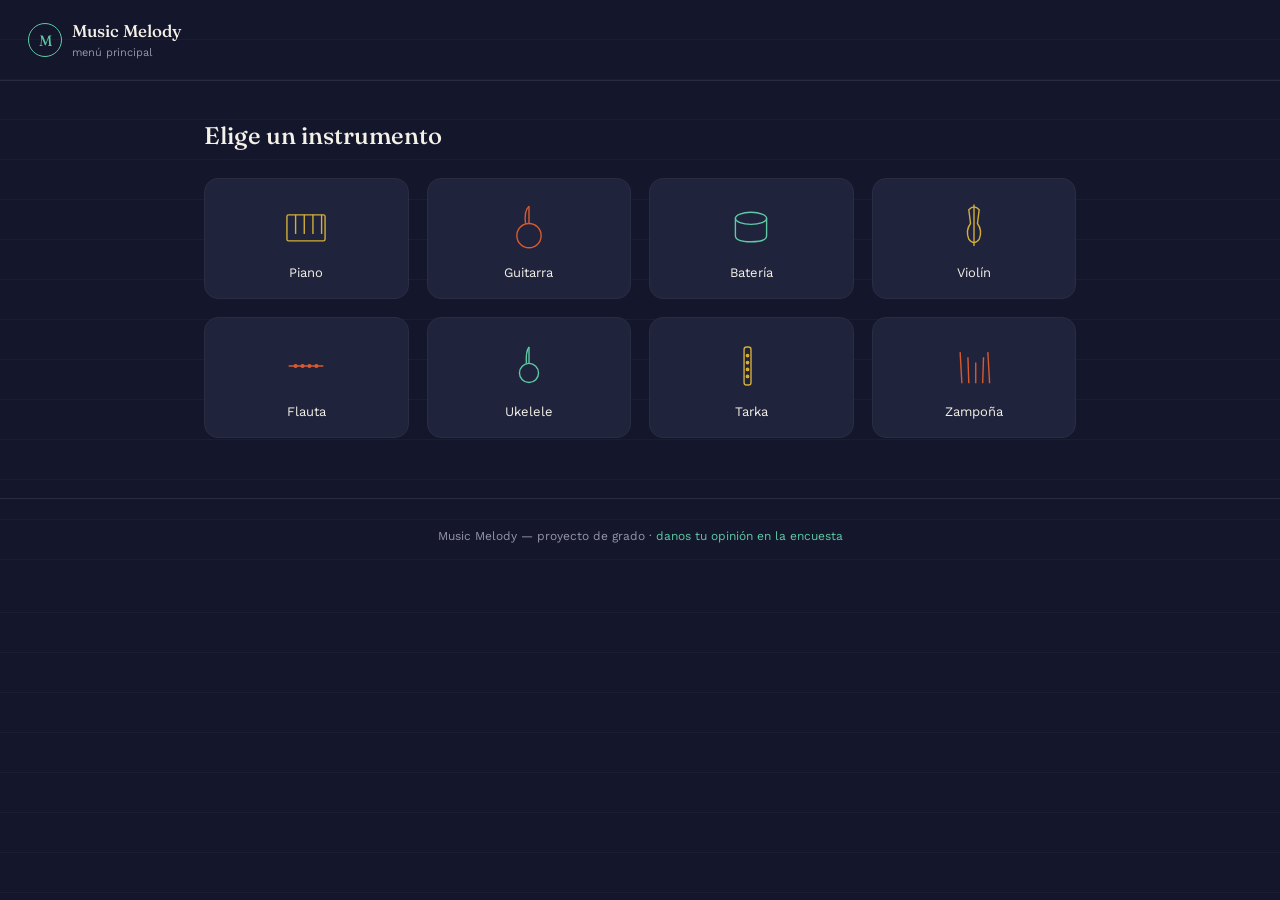
<file: index.html>
<!DOCTYPE html>
<html lang="es">
<head>
<meta charset="UTF-8">
<meta name="viewport" content="width=device-width, initial-scale=1.0">
<title>Music Melody</title>
<link rel="preconnect" href="https://fonts.googleapis.com">
<link href="https://fonts.googleapis.com/css2?family=Fraunces:wght@400;500;600&family=Work+Sans:wght@400;500&display=swap" rel="stylesheet">
<style>
  :root{
    --navy:#14172B;
    --panel:#20233C;
    --line:#2A2C42;
    --text:#F4F1E8;
    --text-muted:#9694AC;
    --gold:#D4AF37;
    --coral:#D85A30;
    --teal:#5DCAA5;
  }
  *{box-sizing:border-box;}
  body{
    margin:0;background:var(--navy);color:var(--text);
    font-family:'Work Sans', sans-serif;
    background-image:repeating-linear-gradient(to bottom, transparent 0 39px, rgba(244,241,232,0.03) 39px 40px);
  }
  header{
    display:flex;align-items:center;justify-content:space-between;
    padding:20px 28px;border-bottom:1px solid var(--line);
  }
  .logo{display:flex;align-items:center;gap:10px;}
  .logo-mark{
    width:34px;height:34px;border-radius:50%;border:1.5px solid var(--teal);
    display:flex;align-items:center;justify-content:center;
    font-family:'Fraunces',serif;color:var(--teal);font-size:15px;
  }
  .logo-text h2{margin:0;font-family:'Fraunces',serif;font-weight:500;font-size:17px;}
  .logo-text span{font-size:11px;color:var(--text-muted);}

  main{max-width:920px;margin:0 auto;padding:40px 24px 60px;}
  main h1{font-family:'Fraunces',serif;font-weight:500;font-size:24px;margin:0 0 28px;}

  .grid{
    display:grid;grid-template-columns:repeat(4,1fr);gap:18px;
  }
  @media (max-width:720px){ .grid{grid-template-columns:repeat(2,1fr);} }

  .card{
    background:var(--panel);border:1px solid var(--line);border-radius:14px;
    padding:22px 14px 18px;text-align:center;text-decoration:none;color:var(--text);
    display:flex;flex-direction:column;align-items:center;gap:12px;
    transition:transform 0.15s ease, border-color 0.15s ease;
  }
  .card:hover{transform:translateY(-3px);border-color:var(--coral);}
  .card svg{width:52px;height:52px;}
  .card span{font-size:13px;}

  footer{
    text-align:center;padding:30px 20px;color:var(--text-muted);font-size:12px;
    border-top:1px solid var(--line);
  }
  footer a{color:var(--teal);text-decoration:none;}
</style>
</head>
<body>

<header>
  <div class="logo">
    <div class="logo-mark">M</div>
    <div class="logo-text">
      <h2>Music Melody</h2>
      <span>menú principal</span>
    </div>
  </div>
</header>

<main>
  <h1>Elige un instrumento</h1>
  <div class="grid">

    <a class="card" href="piano.html">
      <svg viewBox="0 0 60 60" fill="none" stroke="var(--gold)" stroke-width="1.6"><rect x="8" y="16" width="44" height="30" rx="2"/><line x1="18" y1="16" x2="18" y2="38"/><line x1="28" y1="16" x2="28" y2="38"/><line x1="38" y1="16" x2="38" y2="38"/><line x1="48" y1="16" x2="48" y2="38"/></svg>
      <span>Piano</span>
    </a>

    <a class="card" href="guitarra.html">
      <svg viewBox="0 0 60 60" fill="none" stroke="var(--coral)" stroke-width="1.6"><circle cx="30" cy="40" r="14"/><path d="M26 26 Q24 12 30 6"/><line x1="30" y1="6" x2="30" y2="26"/></svg>
      <span>Guitarra</span>
    </a>

    <a class="card" href="bateria.html">
      <svg viewBox="0 0 60 60" fill="none" stroke="var(--teal)" stroke-width="1.6"><ellipse cx="30" cy="20" rx="18" ry="7"/><path d="M12 20 L12 40 Q12 47 30 47 Q48 47 48 40 L48 20"/></svg>
      <span>Batería</span>
    </a>

    <a class="card" href="violin.html">
      <svg viewBox="0 0 60 60" fill="none" stroke="var(--gold)" stroke-width="1.6"><path d="M24 10 Q30 4 36 10 L34 26 Q40 34 36 44 Q30 52 24 44 Q20 34 26 26 Z"/><line x1="30" y1="4" x2="30" y2="52"/></svg>
      <span>Violín</span>
    </a>

    <a class="card" href="flauta.html">
      <svg viewBox="0 0 60 60" fill="none" stroke="var(--coral)" stroke-width="1.6"><line x1="10" y1="30" x2="50" y2="30"/><circle cx="18" cy="30" r="1.6" fill="var(--coral)"/><circle cx="26" cy="30" r="1.6" fill="var(--coral)"/><circle cx="34" cy="30" r="1.6" fill="var(--coral)"/><circle cx="42" cy="30" r="1.6" fill="var(--coral)"/></svg>
      <span>Flauta</span>
    </a>

    <a class="card" href="ukelele.html">
      <svg viewBox="0 0 60 60" fill="none" stroke="var(--teal)" stroke-width="1.6"><circle cx="30" cy="38" r="11"/><path d="M27 27 Q26 14 30 8"/><line x1="30" y1="8" x2="30" y2="27"/></svg>
      <span>Ukelele</span>
    </a>

    <a class="card" href="tarka.html">
      <svg viewBox="0 0 60 60" fill="none" stroke="var(--gold)" stroke-width="1.6"><rect x="22" y="8" width="8" height="44" rx="3"/><line x1="26" y1="16" x2="26" y2="16"/><circle cx="26" cy="18" r="1.4" fill="var(--gold)"/><circle cx="26" cy="26" r="1.4" fill="var(--gold)"/><circle cx="26" cy="34" r="1.4" fill="var(--gold)"/><circle cx="26" cy="42" r="1.4" fill="var(--gold)"/></svg>
      <span>Tarka</span>
    </a>

    <a class="card" href="zampona.html">
      <svg viewBox="0 0 60 60" fill="none" stroke="var(--coral)" stroke-width="1.6"><line x1="16" y1="50" x2="14" y2="14"/><line x1="24" y1="50" x2="23" y2="20"/><line x1="32" y1="50" x2="32" y2="26"/><line x1="40" y1="50" x2="41" y2="20"/><line x1="48" y1="50" x2="46" y2="14"/></svg>
      <span>Zampoña</span>
    </a>

  </div>
</main>

<footer>
  Music Melody — proyecto de grado &middot; <a href="encuesta.html">danos tu opinión en la encuesta</a>
</footer>

</body>
</html>
</file>
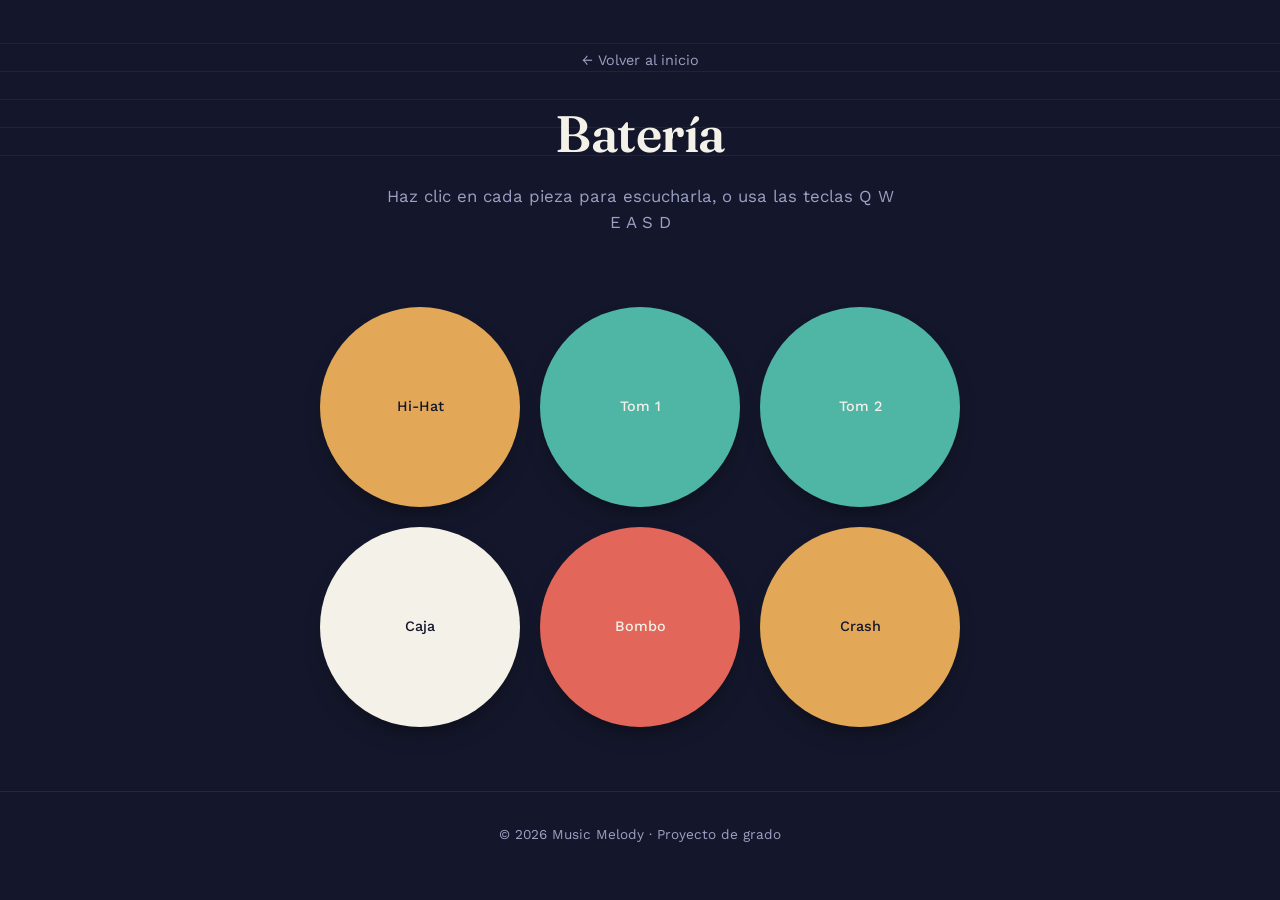
<file: bateria.html>
<!DOCTYPE html>
<html lang="es">
<head>
  <meta charset="UTF-8">
  <meta name="viewport" content="width=device-width, initial-scale=1.0">
  <title>Batería - Music Melody</title>
  <link rel="preconnect" href="https://fonts.googleapis.com">
  <link rel="preconnect" href="https://fonts.gstatic.com" crossorigin>
  <link href="https://fonts.googleapis.com/css2?family=Fraunces:wght@500;600;700&family=Work+Sans:wght@400;500;600&display=swap" rel="stylesheet">
  <link rel="stylesheet" href="css/estilos.css">
</head>
<body>

  <header class="encabezado encabezado-instrumento">
    <div class="contenido-encabezado">
      <a href="index.html" class="enlace-volver">&larr; Volver al inicio</a>
      <h1>Batería</h1>
      <p>Haz clic en cada pieza para escucharla, o usa las teclas Q W E A S D</p>
    </div>
  </header>

  <main class="contenedor-instrumento">
    <div class="bateria">
      <div class="pieza pieza-platillo" data-sonido="hihat" data-tecla="Q">
        <span>Hi-Hat</span>
      </div>
      <div class="pieza pieza-tom" data-sonido="tom1" data-tecla="W">
        <span>Tom 1</span>
      </div>
      <div class="pieza pieza-tom" data-sonido="tom2" data-tecla="E">
        <span>Tom 2</span>
      </div>
      <div class="pieza pieza-caja" data-sonido="snare" data-tecla="A">
        <span>Caja</span>
      </div>
      <div class="pieza pieza-bombo" data-sonido="kick" data-tecla="S">
        <span>Bombo</span>
      </div>
      <div class="pieza pieza-platillo pieza-crash" data-sonido="crash" data-tecla="D">
        <span>Crash</span>
      </div>
    </div>
  </main>

  <footer class="pie-pagina">
    <p>&copy; 2026 Music Melody &middot; Proyecto de grado</p>
  </footer>

  <script src="js/main.js"></script>
</body>
</html>
</file>
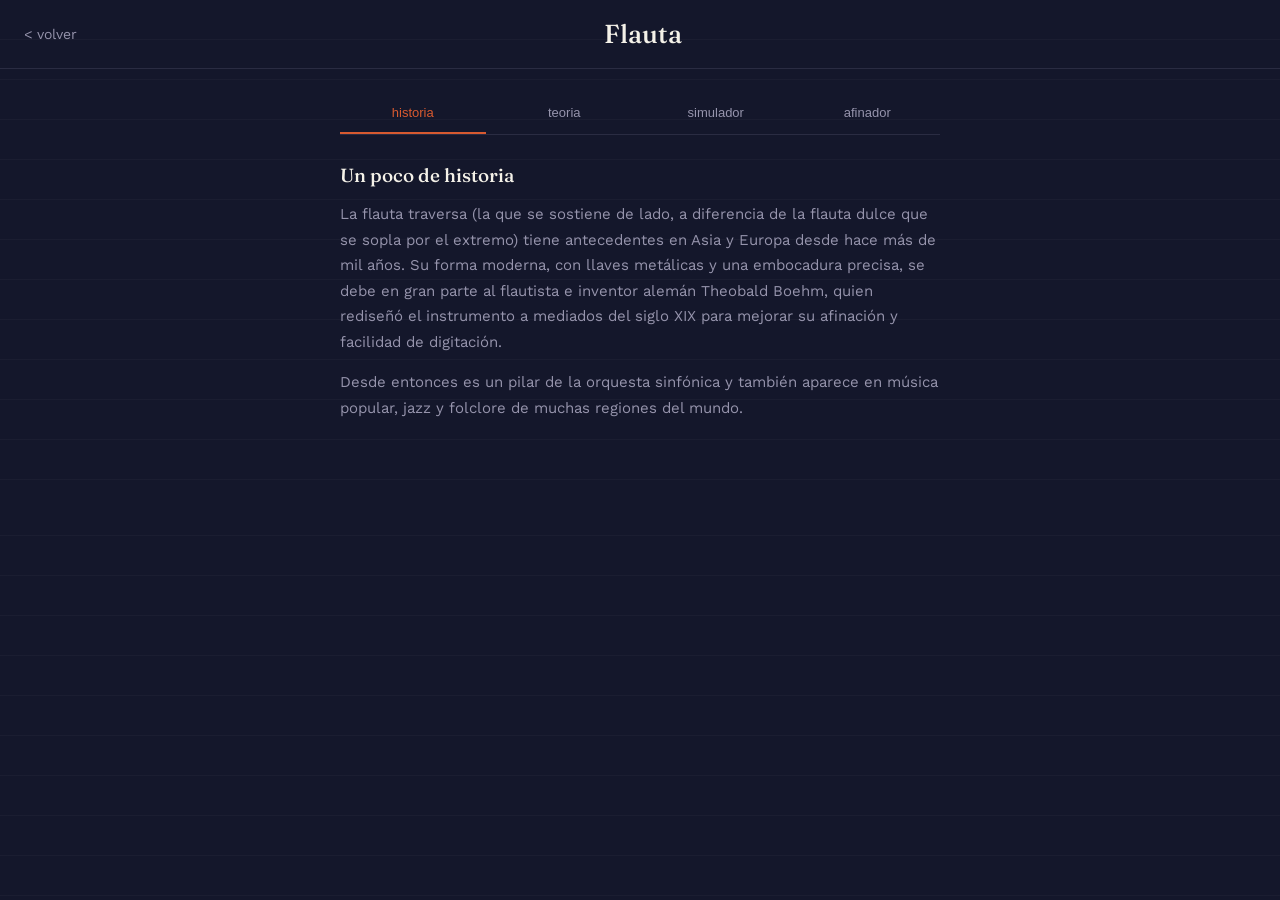
<file: flauta.html>
<!DOCTYPE html>
<html lang="es">
<head>
<meta charset="UTF-8">
<meta name="viewport" content="width=device-width, initial-scale=1.0">
<title>Flauta – Music Melody</title>
<link rel="preconnect" href="https://fonts.googleapis.com">
<link href="https://fonts.googleapis.com/css2?family=Fraunces:wght@400;500;600&family=Work+Sans:wght@400;500&display=swap" rel="stylesheet">
<style>
  :root{
    --navy:#14172B; --panel:#20233C; --line:#2A2C42;
    --text:#F4F1E8; --text-muted:#9694AC;
    --gold:#D4AF37; --coral:#D85A30; --teal:#5DCAA5;
  }
  *{box-sizing:border-box;}
  body{
    margin:0;background:var(--navy);color:var(--text);
    font-family:'Work Sans', sans-serif;
    background-image:repeating-linear-gradient(to bottom, transparent 0 39px, rgba(244,241,232,0.03) 39px 40px);
  }
  header{display:flex;align-items:center;justify-content:space-between;padding:18px 24px;border-bottom:1px solid var(--line);}
  .back{color:var(--text-muted);text-decoration:none;font-size:14px;}
  h1{font-family:'Fraunces', serif;font-weight:500;font-size:26px;margin:0;text-align:center;}
  main{max-width:640px;margin:0 auto;padding:24px 20px 60px;}
  nav.tabs{display:flex;gap:6px;margin-bottom:28px;border-bottom:1px solid var(--line);}
  nav.tabs button{flex:1;background:none;border:none;color:var(--text-muted);font-size:13px;padding:12px 4px;border-bottom:2px solid transparent;cursor:pointer;}
  nav.tabs button.active{color:var(--coral);border-bottom-color:var(--coral);}
  section.panel{display:none;}
  section.panel.active{display:block;}
  p{line-height:1.7;color:var(--text-muted);font-size:15px;}
  h2{font-family:'Fraunces',serif;font-weight:500;font-size:19px;margin:0 0 12px;}
  h3{font-family:'Fraunces',serif;font-weight:500;font-size:16px;margin:20px 0 8px;}

  /* Simulador */
  .flute-body{display:flex;justify-content:center;margin:28px 0 8px;}
  .hole{
    width:34px;height:34px;border-radius:50%;border:2px solid var(--text-muted);
    background:transparent;cursor:pointer;margin:0 6px;
  }
  .hole.covered{background:var(--coral);border-color:var(--coral);}
  .hole-row{display:flex;align-items:center;justify-content:center;}
  .sim-hint{font-size:13px;color:var(--text-muted);text-align:center;margin-bottom:6px;}
  #blow-btn{
    display:block;margin:22px auto 0;background:var(--gold);color:var(--navy);
    border:none;border-radius:22px;padding:12px 30px;font-size:14px;font-weight:500;cursor:pointer;
  }
  #blow-btn.blowing{background:var(--coral);color:var(--text);}
  #sim-note{text-align:center;margin-top:12px;font-family:'Fraunces',serif;font-size:22px;color:var(--text-muted);}

  /* Afinador (viento: sin clavijero, solo aguja + nota) */
  .tuner-card{background:var(--panel);border-radius:16px;padding:20px;text-align:center;}
  #note-display{font-family:'Fraunces',serif;font-size:44px;margin:10px 0 4px;}
  #cents-display{font-size:12px;color:var(--text-muted);margin-bottom:10px;}
  #mic-btn{background:var(--gold);color:var(--navy);border:none;border-radius:22px;padding:10px 26px;font-size:13px;font-weight:500;cursor:pointer;margin-top:14px;}
  #mic-btn.listening{background:var(--coral);color:var(--text);}
  #tuner-status{font-size:12px;color:var(--text-muted);margin-top:10px;}
</style>
</head>
<body>

<header>
  <a href="index.html" class="back">&lt; volver</a>
  <h1>Flauta</h1>
  <span style="width:48px;"></span>
</header>

<main>
  <nav class="tabs">
    <button class="tab-btn active" data-tab="historia">historia</button>
    <button class="tab-btn" data-tab="teoria">teoria</button>
    <button class="tab-btn" data-tab="simulador">simulador</button>
    <button class="tab-btn" data-tab="afinador">afinador</button>
  </nav>

  <section class="panel active" id="historia">
    <h2>Un poco de historia</h2>
    <p>La flauta traversa (la que se sostiene de lado, a diferencia de la flauta dulce que se sopla por el extremo) tiene antecedentes en Asia y Europa desde hace más de mil años. Su forma moderna, con llaves metálicas y una embocadura precisa, se debe en gran parte al flautista e inventor alemán Theobald Boehm, quien rediseñó el instrumento a mediados del siglo XIX para mejorar su afinación y facilidad de digitación.</p>
    <p>Desde entonces es un pilar de la orquesta sinfónica y también aparece en música popular, jazz y folclore de muchas regiones del mundo.</p>
  </section>

  <section class="panel" id="teoria">
    <h2>Teoría básica</h2>
    <p>El sonido de la flauta se genera al soplar un chorro de aire contra el borde de la embocadura, dividiendo el aire y haciendo vibrar la columna de aire dentro del tubo. No usa lengüeta ni boquilla como el clarinete o el saxofón.</p>
    <h3>Digitación</h3>
    <p>Cada nota se logra tapando o destapando distintas combinaciones de llaves con los dedos, lo que cambia el largo efectivo del tubo. Tapar más agujeros hace el tubo "más largo" y baja la nota; destaparlos lo acorta y la sube.</p>
    <h3>¿Por qué afinar antes de tocar?</h3>
    <p>La afinación de la flauta también depende de la temperatura del aire y de qué tan metida esté la cabeza del instrumento, así que conviene revisarla cada vez que empiezas a tocar, en la pestaña de Afinador.</p>
  </section>

  <section class="panel" id="simulador">
    <h2>Simulador</h2>
    <p class="sim-hint">Tapa los agujeros que quieras (haz clic en cada uno) y luego mantén presionado "soplar" para escuchar la nota. Es una digitación simplificada para practicar la idea, no la digitación real completa de la flauta.</p>
    <div class="flute-body hole-row" id="holes">
      <div class="hole" data-index="0"></div>
      <div class="hole" data-index="1"></div>
      <div class="hole" data-index="2"></div>
      <div class="hole" data-index="3"></div>
      <div class="hole" data-index="4"></div>
      <div class="hole" data-index="5"></div>
    </div>
    <button id="blow-btn">soplar</button>
    <div id="sim-note">--</div>
  </section>

  <section class="panel" id="afinador">
    <h2>Afinador cromático</h2>
    <div class="tuner-card">
      <p style="font-size:12px;color:var(--text-muted);margin:0;">Detecta cualquier nota, no solo cuerdas fijas — ideal para instrumentos de viento.</p>
      <svg viewBox="0 0 280 190" width="100%" style="max-width:280px;">
        <circle cx="140" cy="120" r="95" fill="none" stroke="#2A2C42" stroke-width="10"/>
        <circle id="dial-arc" cx="140" cy="120" r="95" fill="none" stroke="#5DCAA5" stroke-width="10" stroke-dasharray="30 567" stroke-dashoffset="-268" stroke-linecap="round"/>
        <g id="needle" transform="rotate(0 140 120)"><line x1="140" y1="120" x2="140" y2="45" stroke="#F4F1E8" stroke-width="3" stroke-linecap="round"/></g>
        <circle cx="140" cy="120" r="6" fill="#F4F1E8"/>
      </svg>
      <div id="note-display">--</div>
      <div id="cents-display">toca o canta una nota</div>
      <button id="mic-btn">activar micrófono</button>
      <div id="tuner-status">detenido</div>
    </div>
  </section>
</main>

<script>
// ---------- Cambio de pestañas ----------
document.querySelectorAll('.tab-btn').forEach(btn=>{
  btn.addEventListener('click', ()=>{
    document.querySelectorAll('.tab-btn').forEach(b=>b.classList.remove('active'));
    document.querySelectorAll('.panel').forEach(p=>p.classList.remove('active'));
    btn.classList.add('active');
    document.getElementById(btn.dataset.tab).classList.add('active');
    if(btn.dataset.tab !== 'afinador') stopTuner();
  });
});

// ---------- Simulador: agujeros + soplar ----------
// Digitacion simplificada: la nota depende de cuantos agujeros estan tapados (0 a 6),
// no de la combinacion exacta, para mantenerlo simple y educativo.
const FINGERING = [
  {covered:6, note:'Do',  freq:261.63},
  {covered:5, note:'Re',  freq:293.66},
  {covered:4, note:'Mi',  freq:329.63},
  {covered:3, note:'Fa',  freq:349.23},
  {covered:2, note:'Sol', freq:392.00},
  {covered:1, note:'La',  freq:440.00},
  {covered:0, note:'Si',  freq:493.88}
];

let simCtx, blowVoice = null;
const holes = document.querySelectorAll('.hole');
const blowBtn = document.getElementById('blow-btn');
const simNote = document.getElementById('sim-note');

holes.forEach(hole=>{
  hole.addEventListener('click', ()=>{
    hole.classList.toggle('covered');
    if(blowVoice) startBlow(); // si ya esta sonando, actualiza la nota al vuelo
  });
});

function coveredCount(){
  return document.querySelectorAll('.hole.covered').length;
}

function getCurrentNote(){
  const count = coveredCount();
  return FINGERING.find(f=>f.covered===count) || FINGERING[0];
}

function startBlow(){
  if(!simCtx) simCtx = new (window.AudioContext||window.webkitAudioContext)();
  if(blowVoice) stopBlowVoiceOnly();
  const note = getCurrentNote();
  simNote.textContent = note.note;
  const osc = simCtx.createOscillator();
  const gain = simCtx.createGain();
  osc.type = 'sine';
  osc.frequency.value = note.freq;
  gain.gain.setValueAtTime(0.0001, simCtx.currentTime);
  gain.gain.exponentialRampToValueAtTime(0.28, simCtx.currentTime + 0.12);
  osc.connect(gain).connect(simCtx.destination);
  osc.start();
  blowVoice = {osc, gain};
}

function stopBlowVoiceOnly(){
  if(!blowVoice) return;
  const {osc, gain} = blowVoice;
  gain.gain.cancelScheduledValues(simCtx.currentTime);
  osc.stop(simCtx.currentTime + 0.05);
}

function stopBlow(){
  if(!blowVoice) return;
  const {osc, gain} = blowVoice;
  gain.gain.cancelScheduledValues(simCtx.currentTime);
  gain.gain.setValueAtTime(gain.gain.value, simCtx.currentTime);
  gain.gain.exponentialRampToValueAtTime(0.0001, simCtx.currentTime + 0.15);
  osc.stop(simCtx.currentTime + 0.2);
  blowVoice = null;
  blowBtn.classList.remove('blowing');
}

blowBtn.addEventListener('mousedown', ()=>{ blowBtn.classList.add('blowing'); startBlow(); });
blowBtn.addEventListener('mouseup', stopBlow);
blowBtn.addEventListener('mouseleave', stopBlow);
blowBtn.addEventListener('touchstart', (e)=>{ e.preventDefault(); blowBtn.classList.add('blowing'); startBlow(); });
blowBtn.addEventListener('touchend', stopBlow);

// ---------- Afinador cromatico ----------
let audioCtx, analyser, micStream, rafId;
const micBtn = document.getElementById('mic-btn');
const noteDisplay = document.getElementById('note-display');
const centsDisplay = document.getElementById('cents-display');
const statusEl = document.getElementById('tuner-status');
const needle = document.getElementById('needle');
const NOTE_NAMES = ['Do','Do#','Re','Re#','Mi','Fa','Fa#','Sol','Sol#','La','La#','Si'];

micBtn.addEventListener('click', ()=>{
  if(micBtn.classList.contains('listening')) stopTuner();
  else startTuner();
});

async function startTuner(){
  try{
    micStream = await navigator.mediaDevices.getUserMedia({audio:true});
  } catch(err){
    statusEl.textContent = 'no se pudo acceder al microfono';
    return;
  }
  audioCtx = new (window.AudioContext||window.webkitAudioContext)();
  analyser = audioCtx.createAnalyser();
  analyser.fftSize = 2048;
  const source = audioCtx.createMediaStreamSource(micStream);
  source.connect(analyser);
  micBtn.classList.add('listening');
  micBtn.textContent = 'detener';
  statusEl.textContent = 'escuchando...';
  detectPitch();
}

function stopTuner(){
  if(rafId) cancelAnimationFrame(rafId);
  if(micStream) micStream.getTracks().forEach(t=>t.stop());
  if(audioCtx) audioCtx.close();
  micBtn.classList.remove('listening');
  micBtn.textContent = 'activar microfono';
  statusEl.textContent = 'detenido';
}

function detectPitch(){
  const buffer = new Float32Array(analyser.fftSize);
  analyser.getFloatTimeDomainData(buffer);
  const freq = autoCorrelate(buffer, audioCtx.sampleRate);
  if(freq > 0) updateTunerUI(freq);
  rafId = requestAnimationFrame(detectPitch);
}

function autoCorrelate(buf, sampleRate){
  const SIZE = buf.length;
  let rms = 0;
  for(let i=0;i<SIZE;i++) rms += buf[i]*buf[i];
  rms = Math.sqrt(rms/SIZE);
  if(rms < 0.01) return -1;

  let r1=0, r2=SIZE-1, thres=0.2;
  for(let i=0;i<SIZE/2;i++){ if(Math.abs(buf[i])<thres){ r1=i; break; } }
  for(let i=1;i<SIZE/2;i++){ if(Math.abs(buf[SIZE-i])<thres){ r2=SIZE-i; break; } }
  const trimmed = buf.slice(r1,r2);
  const newSize = trimmed.length;

  const c = new Array(newSize).fill(0);
  for(let lag=0; lag<newSize; lag++){
    for(let i=0; i<newSize-lag; i++) c[lag] += trimmed[i]*trimmed[i+lag];
  }
  let d=0; while(c[d]>c[d+1]) d++;
  let maxVal=-1, maxPos=-1;
  for(let i=d;i<newSize;i++){ if(c[i]>maxVal){ maxVal=c[i]; maxPos=i; } }
  if(maxPos<=0) return -1;
  return sampleRate/maxPos;
}

function freqToNote(freq){
  const midi = 69 + 12*Math.log2(freq/440);
  const rounded = Math.round(midi);
  const cents = (midi - rounded) * 100;
  const name = NOTE_NAMES[((rounded % 12) + 12) % 12];
  const octave = Math.floor(rounded/12) - 1;
  return {name, octave, cents};
}

function updateTunerUI(freq){
  const {name, octave, cents} = freqToNote(freq);

  noteDisplay.textContent = name;
  const roundedCents = Math.round(cents);
  centsDisplay.textContent = name + octave + ' . ' + (roundedCents>0?'+':'') + roundedCents + ' cents';

  const clamped = Math.max(-50, Math.min(50, cents));
  const angle = (clamped/50) * 40;
  needle.setAttribute('transform', 'rotate('+angle+' 140 120)');

  const dialArc = document.getElementById('dial-arc');
  if(Math.abs(cents) < 5){
    dialArc.setAttribute('stroke', '#5DCAA5');
    statusEl.textContent = 'afinado';
  } else {
    dialArc.setAttribute('stroke', '#D4AF37');
    statusEl.textContent = cents>0 ? 'un poco alta' : 'un poco baja';
  }
}
</script>

</body>
</html>
</file>
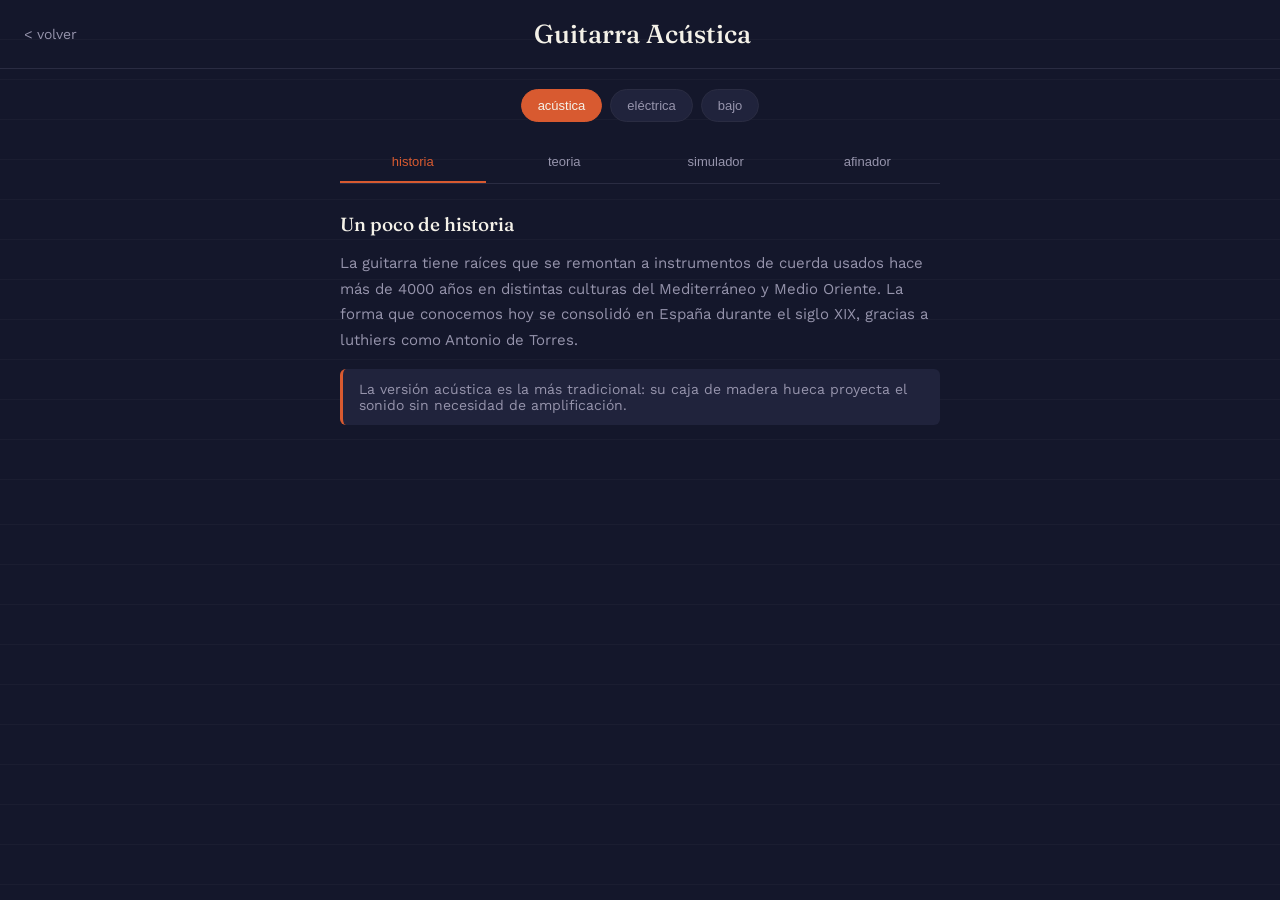
<file: guitarra.html>
<!DOCTYPE html>
<html lang="es">
<head>
<meta charset="UTF-8">
<meta name="viewport" content="width=device-width, initial-scale=1.0">
<title>Guitarra – Music Melody</title>
<link rel="preconnect" href="https://fonts.googleapis.com">
<link href="https://fonts.googleapis.com/css2?family=Fraunces:wght@400;500;600&family=Work+Sans:wght@400;500&display=swap" rel="stylesheet">
<style>
  :root{
    --navy:#14172B;
    --panel:#20233C;
    --line:#2A2C42;
    --text:#F4F1E8;
    --text-muted:#9694AC;
    --gold:#D4AF37;
    --coral:#D85A30;
    --teal:#5DCAA5;
  }
  *{box-sizing:border-box;}
  body{
    margin:0;background:var(--navy);color:var(--text);
    font-family:'Work Sans', sans-serif;
    background-image:repeating-linear-gradient(to bottom, transparent 0 39px, rgba(244,241,232,0.03) 39px 40px);
  }
  header{display:flex;align-items:center;justify-content:space-between;padding:18px 24px;border-bottom:1px solid var(--line);}
  .back{color:var(--text-muted);text-decoration:none;font-size:14px;}
  h1{font-family:'Fraunces', serif;font-weight:500;font-size:26px;margin:0;text-align:center;}
  main{max-width:640px;margin:0 auto;padding:20px 20px 60px;}

  /* Selector de variante */
  .variant-selector{display:flex;gap:8px;justify-content:center;margin-bottom:20px;}
  .variant-btn{
    background:var(--panel);border:1px solid var(--line);color:var(--text-muted);
    font-size:13px;padding:8px 16px;border-radius:20px;cursor:pointer;
  }
  .variant-btn.active{background:var(--coral);color:var(--text);border-color:var(--coral);}

  nav.tabs{display:flex;gap:6px;margin-bottom:28px;border-bottom:1px solid var(--line);}
  nav.tabs button{flex:1;background:none;border:none;color:var(--text-muted);font-size:13px;padding:12px 4px;border-bottom:2px solid transparent;cursor:pointer;}
  nav.tabs button.active{color:var(--coral);border-bottom-color:var(--coral);}
  section.panel{display:none;}
  section.panel.active{display:block;}
  p{line-height:1.7;color:var(--text-muted);font-size:15px;}
  h2{font-family:'Fraunces',serif;font-weight:500;font-size:19px;margin:0 0 12px;}
  h3{font-family:'Fraunces',serif;font-weight:500;font-size:16px;margin:20px 0 8px;}
  .variant-note{background:var(--panel);border-left:3px solid var(--coral);padding:12px 16px;border-radius:6px;font-size:14px;color:var(--text-muted);margin-top:16px;}

  /* Simulador */
  .strings{display:flex;flex-direction:column;gap:14px;margin:24px 0;}
  .string-row{display:flex;align-items:center;gap:14px;}
  .string-label{width:34px;font-size:13px;color:var(--text-muted);text-align:right;}
  .string-bar{flex:1;height:4px;background:linear-gradient(90deg,#8a8368,#c9c19a);border-radius:2px;cursor:pointer;}
  .string-bar.vibrate{animation:vib 0.35s ease-out;}
  @keyframes vib{
    0%{transform:scaleY(1);} 20%{transform:scaleY(4) translateY(-2px);}
    40%{transform:scaleY(3) translateY(2px);} 60%{transform:scaleY(2) translateY(-1px);}
    100%{transform:scaleY(1);}
  }

  /* Afinador */
  .tuner-card{background:var(--panel);border-radius:16px;padding:20px;text-align:center;}
  .auto-badge{display:inline-flex;align-items:center;gap:5px;background:rgba(93,202,165,0.15);color:var(--teal);font-size:11px;padding:4px 10px;border-radius:12px;margin-bottom:10px;}
  #note-display{font-family:'Fraunces',serif;font-size:44px;margin:4px 0;}
  #cents-display{font-size:12px;color:var(--text-muted);margin-bottom:10px;}
  .peg{fill:#C9C6D8;stroke:#8482A0;stroke-width:1;}
  .peg.active{fill:var(--teal);stroke:var(--teal);stroke-width:2;}
  .peg-label{font-size:12px;fill:#B8B6C8;}
  .peg-label.active{fill:var(--teal);}
  #mic-btn{background:var(--gold);color:var(--navy);border:none;border-radius:22px;padding:10px 26px;font-size:13px;font-weight:500;cursor:pointer;margin-top:14px;}
  #mic-btn.listening{background:var(--coral);color:var(--text);}
  #tuner-status{font-size:12px;color:var(--text-muted);margin-top:10px;}
</style>
</head>
<body>

<header>
  <a href="index.html" class="back">&lt; volver</a>
  <h1 id="page-title">Guitarra</h1>
  <span style="width:48px;"></span>
</header>

<main>
  <div class="variant-selector">
    <button class="variant-btn active" data-variant="acustica">acústica</button>
    <button class="variant-btn" data-variant="electrica">eléctrica</button>
    <button class="variant-btn" data-variant="bajo">bajo</button>
  </div>

  <nav class="tabs">
    <button class="tab-btn active" data-tab="historia">historia</button>
    <button class="tab-btn" data-tab="teoria">teoria</button>
    <button class="tab-btn" data-tab="simulador">simulador</button>
    <button class="tab-btn" data-tab="afinador">afinador</button>
  </nav>

  <section class="panel active" id="historia">
    <h2>Un poco de historia</h2>
    <p>La guitarra tiene raíces que se remontan a instrumentos de cuerda usados hace más de 4000 años en distintas culturas del Mediterráneo y Medio Oriente. La forma que conocemos hoy se consolidó en España durante el siglo XIX, gracias a luthiers como Antonio de Torres.</p>
    <div class="variant-note" id="historia-note"></div>
  </section>

  <section class="panel" id="teoria">
    <h2>Teoría básica</h2>
    <p id="teoria-intro"></p>
    <h3>¿Por qué afinar antes de tocar?</h3>
    <p>Un instrumento desafinado, aunque se toque bien, sonará mal. Por eso el primer paso antes de cualquier práctica es afinar cada cuerda a su nota correcta, algo que puedes hacer en la pestaña de Afinador.</p>
  </section>

  <section class="panel" id="simulador">
    <h2>Simulador</h2>
    <p>Toca cada cuerda para escuchar su sonido.</p>
    <div class="strings" id="sim-strings"></div>
  </section>

  <section class="panel" id="afinador">
    <h2>Afinador automático</h2>
    <div class="tuner-card">
      <div class="auto-badge">auto</div>
      <svg viewBox="0 0 280 190" width="100%" style="max-width:280px;">
        <circle cx="140" cy="120" r="95" fill="none" stroke="#2A2C42" stroke-width="10"/>
        <circle id="dial-arc" cx="140" cy="120" r="95" fill="none" stroke="#5DCAA5" stroke-width="10" stroke-dasharray="30 567" stroke-dashoffset="-268" stroke-linecap="round"/>
        <g id="needle" transform="rotate(0 140 120)"><line x1="140" y1="120" x2="140" y2="45" stroke="#F4F1E8" stroke-width="3" stroke-linecap="round"/></g>
        <circle cx="140" cy="120" r="6" fill="#F4F1E8"/>
      </svg>
      <div id="note-display">--</div>
      <div id="cents-display">toca una cuerda</div>

      <svg id="headstock-svg" viewBox="0 0 280 100" width="100%" style="max-width:220px;"></svg>

      <button id="mic-btn">activar micrófono</button>
      <div id="tuner-status">detenido</div>
    </div>
  </section>
</main>

<script>
// ---------- Definicion de variantes ----------
const VARIANTS = {
  acustica: {
    label: 'Guitarra Acústica',
    oscType: 'sawtooth',
    strings: [
      {id:'E2',note:'Mi',freq:82.41}, {id:'A2',note:'La',freq:110.00},
      {id:'D3',note:'Re',freq:146.83}, {id:'G3',note:'Sol',freq:196.00},
      {id:'B3',note:'Si',freq:246.94}, {id:'E4',note:'Mi',freq:329.63}
    ],
    historiaNote: 'La versión acústica es la más tradicional: su caja de madera hueca proyecta el sonido sin necesidad de amplificación.',
    teoriaIntro: 'La guitarra acústica tiene 6 cuerdas, afinadas de más grave a más aguda como Mi, La, Re, Sol, Si, Mi.'
  },
  electrica: {
    label: 'Guitarra Eléctrica',
    oscType: 'square',
    strings: [
      {id:'E2',note:'Mi',freq:82.41}, {id:'A2',note:'La',freq:110.00},
      {id:'D3',note:'Re',freq:146.83}, {id:'G3',note:'Sol',freq:196.00},
      {id:'B3',note:'Si',freq:246.94}, {id:'E4',note:'Mi',freq:329.63}
    ],
    historiaNote: 'La guitarra eléctrica surgió en el siglo XX y necesita un amplificador. Usa la misma afinación que la acústica, pero sus cuerdas suelen ser más delgadas y fáciles de pisar.',
    teoriaIntro: 'La guitarra eléctrica comparte la afinación estándar de la acústica: Mi, La, Re, Sol, Si, Mi. Lo que cambia es el timbre, no las notas.'
  },
  bajo: {
    label: 'Bajo Eléctrico',
    oscType: 'triangle',
    strings: [
      {id:'E1',note:'Mi',freq:41.20}, {id:'A1',note:'La',freq:55.00},
      {id:'D2',note:'Re',freq:73.42}, {id:'G2',note:'Sol',freq:98.00}
    ],
    historiaNote: 'El bajo eléctrico apareció en los años 30 y 40 para reemplazar al contrabajo en bandas amplificadas, dando la base grave de la música.',
    teoriaIntro: 'El bajo tiene solo 4 cuerdas, afinadas una octava más abajo que las 4 cuerdas graves de la guitarra: Mi, La, Re, Sol.'
  }
};

let currentVariant = 'acustica';

document.querySelectorAll('.variant-btn').forEach(btn=>{
  btn.addEventListener('click', ()=>{
    document.querySelectorAll('.variant-btn').forEach(b=>b.classList.remove('active'));
    btn.classList.add('active');
    currentVariant = btn.dataset.variant;
    applyVariant();
    if(micBtn.classList.contains('listening')) stopTuner();
  });
});

function applyVariant(){
  const v = VARIANTS[currentVariant];
  document.getElementById('page-title').textContent = v.label;
  document.getElementById('historia-note').textContent = v.historiaNote;
  document.getElementById('teoria-intro').textContent = v.teoriaIntro;
  renderSimulator(v);
  renderHeadstock(v);
  noteDisplay.textContent = '--';
  centsDisplay.textContent = 'toca una cuerda';
}

// ---------- Cambio de pestañas ----------
document.querySelectorAll('.tab-btn').forEach(btn=>{
  btn.addEventListener('click', ()=>{
    document.querySelectorAll('.tab-btn').forEach(b=>b.classList.remove('active'));
    document.querySelectorAll('.panel').forEach(p=>p.classList.remove('active'));
    btn.classList.add('active');
    document.getElementById(btn.dataset.tab).classList.add('active');
    if(btn.dataset.tab !== 'afinador') stopTuner();
  });
});

// ---------- Simulador ----------
let simCtx;
function renderSimulator(variant){
  const container = document.getElementById('sim-strings');
  container.innerHTML = '';
  variant.strings.forEach(s=>{
    const row = document.createElement('div');
    row.className = 'string-row';
    row.innerHTML = '<span class="string-label">'+s.note[0]+'</span><div class="string-bar" data-freq="'+s.freq+'"></div>';
    container.appendChild(row);
  });
  container.querySelectorAll('.string-bar').forEach(bar=>{
    bar.addEventListener('click', ()=>{
      if(!simCtx) simCtx = new (window.AudioContext||window.webkitAudioContext)();
      const freq = parseFloat(bar.dataset.freq);
      const osc = simCtx.createOscillator();
      const gain = simCtx.createGain();
      osc.type = VARIANTS[currentVariant].oscType;
      osc.frequency.value = freq;
      gain.gain.setValueAtTime(0.25, simCtx.currentTime);
      gain.gain.exponentialRampToValueAtTime(0.001, simCtx.currentTime + 1.2);
      osc.connect(gain).connect(simCtx.destination);
      osc.start();
      osc.stop(simCtx.currentTime + 1.2);
      bar.classList.remove('vibrate');
      void bar.offsetWidth;
      bar.classList.add('vibrate');
    });
  });
}

// ---------- Afinador: headstock dinamico ----------
function renderHeadstock(variant){
  const svg = document.getElementById('headstock-svg');
  const strings = variant.strings;
  const half = Math.ceil(strings.length/2);
  const rowHeight = 30;
  const boxHeight = half*rowHeight + 10;
  svg.setAttribute('viewBox', '0 0 280 '+boxHeight);

  let html = '<rect x="55" y="0" width="70" height="'+(boxHeight-10)+'" rx="14" fill="#3A2A1D" stroke="#5A4530" stroke-width="1"/>';
  strings.forEach((s,i)=>{
    const side = i < half ? 'left' : 'right';
    const rowIndex = side==='left' ? i : i-half;
    const cy = 15 + rowIndex*rowHeight;
    const cx = side==='left' ? 45 : 155;
    const labelX = side==='left' ? 30 : 170;
    const anchor = side==='left' ? 'end' : 'start';
    html += '<circle class="peg" id="peg-'+s.id+'" cx="'+cx+'" cy="'+cy+'" r="9"/>';
    html += '<text class="peg-label" id="lbl-'+s.id+'" x="'+labelX+'" y="'+(cy+4)+'" text-anchor="'+anchor+'">'+s.note[0]+'</text>';
  });
  svg.innerHTML = html;
}

// ---------- Afinador: deteccion de tono ----------
let audioCtx, analyser, micStream, rafId;
const micBtn = document.getElementById('mic-btn');
const noteDisplay = document.getElementById('note-display');
const centsDisplay = document.getElementById('cents-display');
const statusEl = document.getElementById('tuner-status');
const needle = document.getElementById('needle');

micBtn.addEventListener('click', ()=>{
  if(micBtn.classList.contains('listening')) stopTuner();
  else startTuner();
});

async function startTuner(){
  try{
    micStream = await navigator.mediaDevices.getUserMedia({audio:true});
  } catch(err){
    statusEl.textContent = 'no se pudo acceder al microfono';
    return;
  }
  audioCtx = new (window.AudioContext||window.webkitAudioContext)();
  analyser = audioCtx.createAnalyser();
  analyser.fftSize = 2048;
  const source = audioCtx.createMediaStreamSource(micStream);
  source.connect(analyser);
  micBtn.classList.add('listening');
  micBtn.textContent = 'detener';
  statusEl.textContent = 'escuchando...';
  detectPitch();
}

function stopTuner(){
  if(rafId) cancelAnimationFrame(rafId);
  if(micStream) micStream.getTracks().forEach(t=>t.stop());
  if(audioCtx) audioCtx.close();
  micBtn.classList.remove('listening');
  micBtn.textContent = 'activar microfono';
  statusEl.textContent = 'detenido';
  clearPegHighlight();
}

function detectPitch(){
  const buffer = new Float32Array(analyser.fftSize);
  analyser.getFloatTimeDomainData(buffer);
  const freq = autoCorrelate(buffer, audioCtx.sampleRate);
  if(freq > 0) updateTunerUI(freq);
  rafId = requestAnimationFrame(detectPitch);
}

function autoCorrelate(buf, sampleRate){
  const SIZE = buf.length;
  let rms = 0;
  for(let i=0;i<SIZE;i++) rms += buf[i]*buf[i];
  rms = Math.sqrt(rms/SIZE);
  if(rms < 0.01) return -1;

  let r1=0, r2=SIZE-1, thres=0.2;
  for(let i=0;i<SIZE/2;i++){ if(Math.abs(buf[i])<thres){ r1=i; break; } }
  for(let i=1;i<SIZE/2;i++){ if(Math.abs(buf[SIZE-i])<thres){ r2=SIZE-i; break; } }
  const trimmed = buf.slice(r1,r2);
  const newSize = trimmed.length;

  const c = new Array(newSize).fill(0);
  for(let lag=0; lag<newSize; lag++){
    for(let i=0; i<newSize-lag; i++) c[lag] += trimmed[i]*trimmed[i+lag];
  }
  let d=0; while(c[d]>c[d+1]) d++;
  let maxVal=-1, maxPos=-1;
  for(let i=d;i<newSize;i++){ if(c[i]>maxVal){ maxVal=c[i]; maxPos=i; } }
  if(maxPos<=0) return -1;
  return sampleRate/maxPos;
}

function closestString(freq){
  const list = VARIANTS[currentVariant].strings;
  let best = list[0], bestDiff = Infinity;
  list.forEach(s=>{
    const diff = Math.abs(freq - s.freq);
    if(diff < bestDiff){ bestDiff = diff; best = s; }
  });
  return best;
}

function clearPegHighlight(){
  VARIANTS[currentVariant].strings.forEach(s=>{
    const peg = document.getElementById('peg-'+s.id);
    const lbl = document.getElementById('lbl-'+s.id);
    if(peg) peg.classList.remove('active');
    if(lbl) lbl.classList.remove('active');
  });
}

function updateTunerUI(freq){
  const target = closestString(freq);
  const cents = 1200 * Math.log2(freq/target.freq);

  clearPegHighlight();
  const peg = document.getElementById('peg-'+target.id);
  const lbl = document.getElementById('lbl-'+target.id);
  if(peg) peg.classList.add('active');
  if(lbl) lbl.classList.add('active');

  noteDisplay.textContent = target.note;
  const roundedCents = Math.round(cents);
  centsDisplay.textContent = target.id + ' . ' + (roundedCents>0?'+':'') + roundedCents + ' cents';

  const clamped = Math.max(-50, Math.min(50, cents));
  const angle = (clamped/50) * 40;
  needle.setAttribute('transform', 'rotate('+angle+' 140 120)');

  const dialArc = document.getElementById('dial-arc');
  if(Math.abs(cents) < 5){
    dialArc.setAttribute('stroke', '#5DCAA5');
    statusEl.textContent = 'afinado';
  } else {
    dialArc.setAttribute('stroke', '#D4AF37');
    statusEl.textContent = cents>0 ? 'un poco alta' : 'un poco baja';
  }
}

// ---------- Inicializacion ----------
applyVariant();
</script>

</body>
</html>
</file>
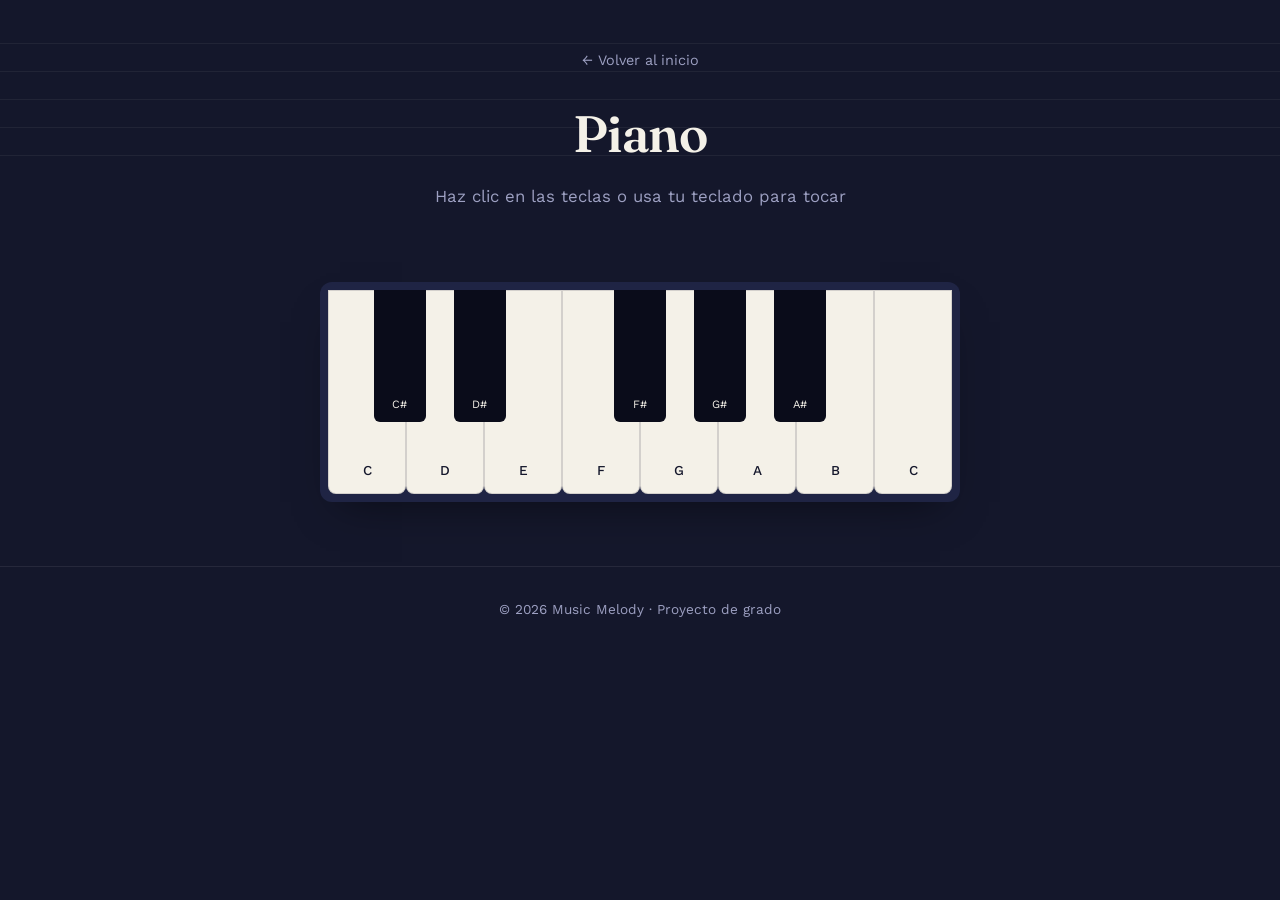
<file: piano.html>
<!DOCTYPE html>
<html lang="es">
<head>
  <meta charset="UTF-8">
  <meta name="viewport" content="width=device-width, initial-scale=1.0">
  <title>Piano - Music Melody</title>
  <link rel="preconnect" href="https://fonts.googleapis.com">
  <link rel="preconnect" href="https://fonts.gstatic.com" crossorigin>
  <link href="https://fonts.googleapis.com/css2?family=Fraunces:wght@500;600;700&family=Work+Sans:wght@400;500;600&display=swap" rel="stylesheet">
  <link rel="stylesheet" href="css/estilos.css">
</head>
<body>

  <header class="encabezado encabezado-instrumento">
    <div class="contenido-encabezado">
      <a href="index.html" class="enlace-volver">&larr; Volver al inicio</a>
      <h1>Piano</h1>
      <p>Haz clic en las teclas o usa tu teclado para tocar</p>
    </div>
  </header>

  <main class="contenedor-instrumento">
    <div class="piano">
      <div class="tecla tecla-blanca" data-nota="C4">C</div>
      <div class="tecla tecla-negra" data-nota="Db4" style="left: 8.5%;">C#</div>

      <div class="tecla tecla-blanca" data-nota="D4">D</div>
      <div class="tecla tecla-negra" data-nota="Eb4" style="left: 21%;">D#</div>

      <div class="tecla tecla-blanca" data-nota="E4">E</div>

      <div class="tecla tecla-blanca" data-nota="F4">F</div>
      <div class="tecla tecla-negra" data-nota="Gb4" style="left: 46%;">F#</div>

      <div class="tecla tecla-blanca" data-nota="G4">G</div>
      <div class="tecla tecla-negra" data-nota="Ab4" style="left: 58.5%;">G#</div>

      <div class="tecla tecla-blanca" data-nota="A4">A</div>
      <div class="tecla tecla-negra" data-nota="Bb4" style="left: 71%;">A#</div>

      <div class="tecla tecla-blanca" data-nota="B4">B</div>

      <div class="tecla tecla-blanca" data-nota="C5">C</div>
    </div>
  </main>

  <footer class="pie-pagina">
    <p>&copy; 2026 Music Melody &middot; Proyecto de grado</p>
  </footer>

  <script src="js/main.js"></script>
</body>
</html>
</file>
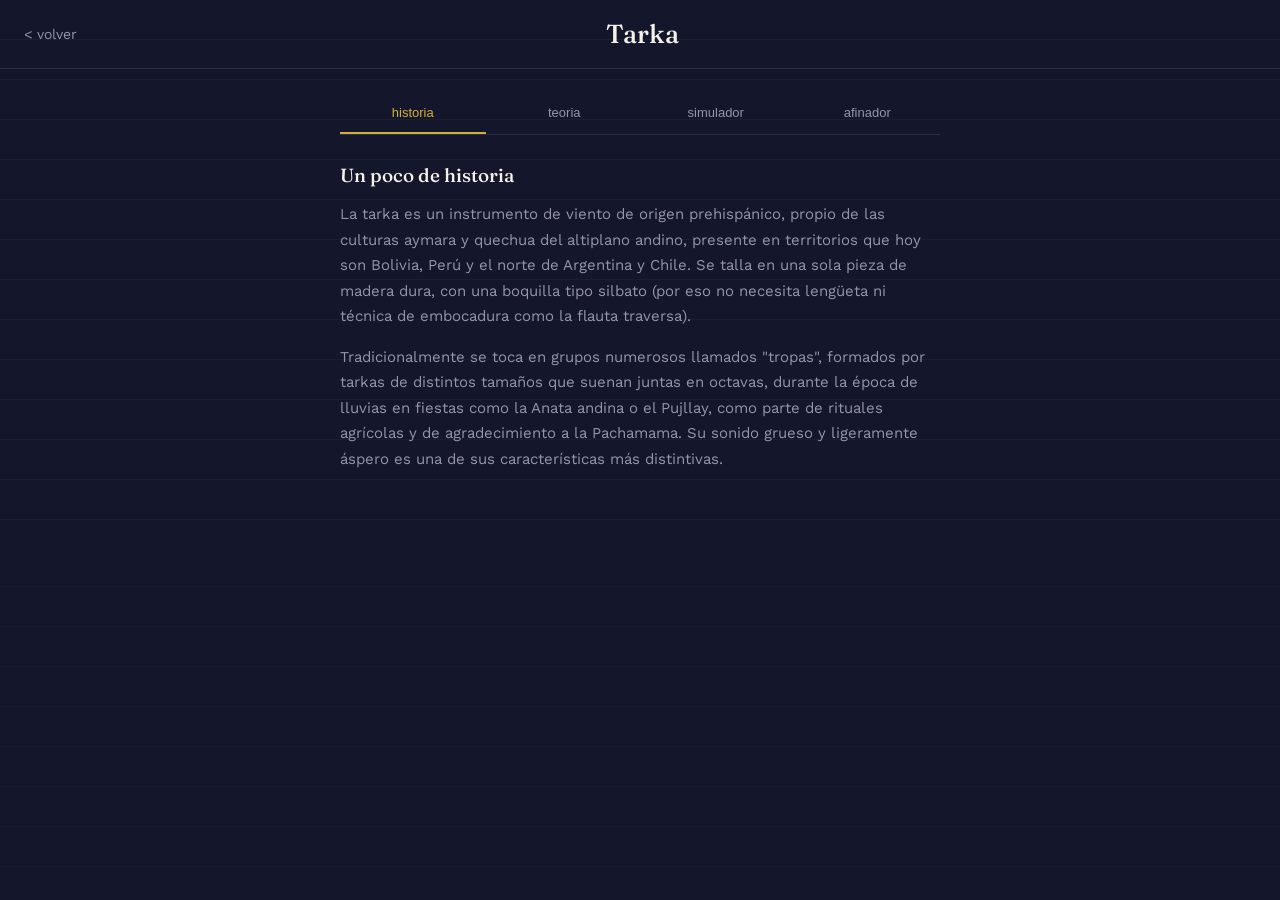
<file: tarka.html>
<!DOCTYPE html>
<html lang="es">
<head>
<meta charset="UTF-8">
<meta name="viewport" content="width=device-width, initial-scale=1.0">
<title>Tarka – Music Melody</title>
<link rel="preconnect" href="https://fonts.googleapis.com">
<link href="https://fonts.googleapis.com/css2?family=Fraunces:wght@400;500;600&family=Work+Sans:wght@400;500&display=swap" rel="stylesheet">
<style>
  :root{
    --navy:#14172B; --panel:#20233C; --line:#2A2C42;
    --text:#F4F1E8; --text-muted:#9694AC;
    --gold:#D4AF37; --coral:#D85A30; --teal:#5DCAA5;
  }
  *{box-sizing:border-box;}
  body{
    margin:0;background:var(--navy);color:var(--text);
    font-family:'Work Sans', sans-serif;
    background-image:repeating-linear-gradient(to bottom, transparent 0 39px, rgba(244,241,232,0.03) 39px 40px);
  }
  header{display:flex;align-items:center;justify-content:space-between;padding:18px 24px;border-bottom:1px solid var(--line);}
  .back{color:var(--text-muted);text-decoration:none;font-size:14px;}
  h1{font-family:'Fraunces', serif;font-weight:500;font-size:26px;margin:0;text-align:center;}
  main{max-width:640px;margin:0 auto;padding:24px 20px 60px;}
  nav.tabs{display:flex;gap:6px;margin-bottom:28px;border-bottom:1px solid var(--line);}
  nav.tabs button{flex:1;background:none;border:none;color:var(--text-muted);font-size:13px;padding:12px 4px;border-bottom:2px solid transparent;cursor:pointer;}
  nav.tabs button.active{color:var(--gold);border-bottom-color:var(--gold);}
  section.panel{display:none;}
  section.panel.active{display:block;}
  p{line-height:1.7;color:var(--text-muted);font-size:15px;}
  h2{font-family:'Fraunces',serif;font-weight:500;font-size:19px;margin:0 0 12px;}
  h3{font-family:'Fraunces',serif;font-weight:500;font-size:16px;margin:20px 0 8px;}

  /* Simulador */
  .flute-body{display:flex;justify-content:center;margin:28px 0 8px;}
  .hole{
    width:34px;height:34px;border-radius:50%;border:2px solid var(--text-muted);
    background:transparent;cursor:pointer;margin:0 6px;
  }
  .hole.covered{background:var(--gold);border-color:var(--gold);}
  .hole-row{display:flex;align-items:center;justify-content:center;}
  .sim-hint{font-size:13px;color:var(--text-muted);text-align:center;margin-bottom:6px;}
  #blow-btn{
    display:block;margin:22px auto 0;background:var(--gold);color:var(--navy);
    border:none;border-radius:22px;padding:12px 30px;font-size:14px;font-weight:500;cursor:pointer;
  }
  #blow-btn.blowing{background:var(--coral);color:var(--text);}
  #sim-note{text-align:center;margin-top:12px;font-family:'Fraunces',serif;font-size:22px;color:var(--text-muted);}

  /* Afinador */
  .tuner-card{background:var(--panel);border-radius:16px;padding:20px;text-align:center;}
  #note-display{font-family:'Fraunces',serif;font-size:44px;margin:10px 0 4px;}
  #cents-display{font-size:12px;color:var(--text-muted);margin-bottom:10px;}
  #mic-btn{background:var(--gold);color:var(--navy);border:none;border-radius:22px;padding:10px 26px;font-size:13px;font-weight:500;cursor:pointer;margin-top:14px;}
  #mic-btn.listening{background:var(--coral);color:var(--text);}
  #tuner-status{font-size:12px;color:var(--text-muted);margin-top:10px;}
</style>
</head>
<body>

<header>
  <a href="index.html" class="back">&lt; volver</a>
  <h1>Tarka</h1>
  <span style="width:48px;"></span>
</header>

<main>
  <nav class="tabs">
    <button class="tab-btn active" data-tab="historia">historia</button>
    <button class="tab-btn" data-tab="teoria">teoria</button>
    <button class="tab-btn" data-tab="simulador">simulador</button>
    <button class="tab-btn" data-tab="afinador">afinador</button>
  </nav>

  <section class="panel active" id="historia">
    <h2>Un poco de historia</h2>
    <p>La tarka es un instrumento de viento de origen prehispánico, propio de las culturas aymara y quechua del altiplano andino, presente en territorios que hoy son Bolivia, Perú y el norte de Argentina y Chile. Se talla en una sola pieza de madera dura, con una boquilla tipo silbato (por eso no necesita lengüeta ni técnica de embocadura como la flauta traversa).</p>
    <p>Tradicionalmente se toca en grupos numerosos llamados "tropas", formados por tarkas de distintos tamaños que suenan juntas en octavas, durante la época de lluvias en fiestas como la Anata andina o el Pujllay, como parte de rituales agrícolas y de agradecimiento a la Pachamama. Su sonido grueso y ligeramente áspero es una de sus características más distintivas.</p>
  </section>

  <section class="panel" id="teoria">
    <h2>Teoría básica</h2>
    <p>La tarka es una flauta de conducto (como una flauta dulce): el aire entra por un canal interno tallado en la boquilla que lo dirige directamente contra un borde afilado, por lo que no requiere controlar el ángulo del soplido como en la flauta traversa.</p>
    <h3>Digitación y escala</h3>
    <p>Suele tener 6 agujeros en la parte frontal. Tapando distintas combinaciones se logra una escala diatónica, aunque su afinación tradicional no siempre coincide de forma exacta con el temperamento occidental, lo que le da su color característico dentro de la música andina.</p>
    <h3>¿Por qué afinar antes de tocar?</h3>
    <p>Como se toca en grupo dentro de una tropa, mantener una afinación consistente es clave para que las distintas tarkas suenen bien juntas. Revisa la pestaña de Afinador antes de practicar.</p>
  </section>

  <section class="panel" id="simulador">
    <h2>Simulador</h2>
    <p class="sim-hint">Tapa los agujeros que quieras y mantén presionado "soplar" para escuchar la nota. Digitación simplificada con fines educativos, no la técnica completa de la tarka real.</p>
    <div class="flute-body hole-row" id="holes">
      <div class="hole" data-index="0"></div>
      <div class="hole" data-index="1"></div>
      <div class="hole" data-index="2"></div>
      <div class="hole" data-index="3"></div>
      <div class="hole" data-index="4"></div>
      <div class="hole" data-index="5"></div>
    </div>
    <button id="blow-btn">soplar</button>
    <div id="sim-note">--</div>
  </section>

  <section class="panel" id="afinador">
    <h2>Afinador cromático</h2>
    <div class="tuner-card">
      <p style="font-size:12px;color:var(--text-muted);margin:0;">Detecta cualquier nota — ideal para instrumentos de viento como la tarka.</p>
      <svg viewBox="0 0 280 190" width="100%" style="max-width:280px;">
        <circle cx="140" cy="120" r="95" fill="none" stroke="#2A2C42" stroke-width="10"/>
        <circle id="dial-arc" cx="140" cy="120" r="95" fill="none" stroke="#5DCAA5" stroke-width="10" stroke-dasharray="30 567" stroke-dashoffset="-268" stroke-linecap="round"/>
        <g id="needle" transform="rotate(0 140 120)"><line x1="140" y1="120" x2="140" y2="45" stroke="#F4F1E8" stroke-width="3" stroke-linecap="round"/></g>
        <circle cx="140" cy="120" r="6" fill="#F4F1E8"/>
      </svg>
      <div id="note-display">--</div>
      <div id="cents-display">toca o canta una nota</div>
      <button id="mic-btn">activar micrófono</button>
      <div id="tuner-status">detenido</div>
    </div>
  </section>
</main>

<script>
// ---------- Cambio de pestañas ----------
document.querySelectorAll('.tab-btn').forEach(btn=>{
  btn.addEventListener('click', ()=>{
    document.querySelectorAll('.tab-btn').forEach(b=>b.classList.remove('active'));
    document.querySelectorAll('.panel').forEach(p=>p.classList.remove('active'));
    btn.classList.add('active');
    document.getElementById(btn.dataset.tab).classList.add('active');
    if(btn.dataset.tab !== 'afinador') stopTuner();
  });
});

// ---------- Simulador: agujeros + soplar ----------
// Digitacion simplificada: la nota depende de cuantos agujeros estan tapados (0 a 6).
const FINGERING = [
  {covered:6, note:'Re',  freq:293.66},
  {covered:5, note:'Mi',  freq:329.63},
  {covered:4, note:'Fa#', freq:369.99},
  {covered:3, note:'Sol', freq:392.00},
  {covered:2, note:'La',  freq:440.00},
  {covered:1, note:'Si',  freq:493.88},
  {covered:0, note:'Do#', freq:554.37}
];

let simCtx, blowVoice = null;
const holes = document.querySelectorAll('.hole');
const blowBtn = document.getElementById('blow-btn');
const simNote = document.getElementById('sim-note');

holes.forEach(hole=>{
  hole.addEventListener('click', ()=>{
    hole.classList.toggle('covered');
    if(blowVoice) startBlow();
  });
});

function coveredCount(){
  return document.querySelectorAll('.hole.covered').length;
}
function getCurrentNote(){
  const count = coveredCount();
  return FINGERING.find(f=>f.covered===count) || FINGERING[0];
}

function startBlow(){
  if(!simCtx) simCtx = new (window.AudioContext||window.webkitAudioContext)();
  if(blowVoice) stopBlowVoiceOnly();
  const note = getCurrentNote();
  simNote.textContent = note.note;
  const osc = simCtx.createOscillator();
  const osc2 = simCtx.createOscillator();
  const gain = simCtx.createGain();
  osc.type = 'sawtooth';   // timbre mas grueso/aspero, caracteristico de la tarka
  osc2.type = 'square';
  osc.frequency.value = note.freq;
  osc2.frequency.value = note.freq;
  osc2.detune.value = 8; // ligero desafine para dar textura "aspera"
  gain.gain.setValueAtTime(0.0001, simCtx.currentTime);
  gain.gain.exponentialRampToValueAtTime(0.16, simCtx.currentTime + 0.12);
  osc.connect(gain);
  osc2.connect(gain);
  gain.connect(simCtx.destination);
  osc.start(); osc2.start();
  blowVoice = {osc, osc2, gain};
}

function stopBlowVoiceOnly(){
  if(!blowVoice) return;
  const {osc, osc2} = blowVoice;
  osc.stop(simCtx.currentTime + 0.02);
  osc2.stop(simCtx.currentTime + 0.02);
}

function stopBlow(){
  if(!blowVoice) return;
  const {osc, osc2, gain} = blowVoice;
  gain.gain.cancelScheduledValues(simCtx.currentTime);
  gain.gain.setValueAtTime(gain.gain.value, simCtx.currentTime);
  gain.gain.exponentialRampToValueAtTime(0.0001, simCtx.currentTime + 0.15);
  osc.stop(simCtx.currentTime + 0.2);
  osc2.stop(simCtx.currentTime + 0.2);
  blowVoice = null;
  blowBtn.classList.remove('blowing');
}

blowBtn.addEventListener('mousedown', ()=>{ blowBtn.classList.add('blowing'); startBlow(); });
blowBtn.addEventListener('mouseup', stopBlow);
blowBtn.addEventListener('mouseleave', stopBlow);
blowBtn.addEventListener('touchstart', (e)=>{ e.preventDefault(); blowBtn.classList.add('blowing'); startBlow(); });
blowBtn.addEventListener('touchend', stopBlow);

// ---------- Afinador cromatico ----------
let audioCtx, analyser, micStream, rafId;
const micBtn = document.getElementById('mic-btn');
const noteDisplay = document.getElementById('note-display');
const centsDisplay = document.getElementById('cents-display');
const statusEl = document.getElementById('tuner-status');
const needle = document.getElementById('needle');
const NOTE_NAMES = ['Do','Do#','Re','Re#','Mi','Fa','Fa#','Sol','Sol#','La','La#','Si'];

micBtn.addEventListener('click', ()=>{
  if(micBtn.classList.contains('listening')) stopTuner();
  else startTuner();
});

async function startTuner(){
  try{
    micStream = await navigator.mediaDevices.getUserMedia({audio:true});
  } catch(err){
    statusEl.textContent = 'no se pudo acceder al microfono';
    return;
  }
  audioCtx = new (window.AudioContext||window.webkitAudioContext)();
  analyser = audioCtx.createAnalyser();
  analyser.fftSize = 2048;
  const source = audioCtx.createMediaStreamSource(micStream);
  source.connect(analyser);
  micBtn.classList.add('listening');
  micBtn.textContent = 'detener';
  statusEl.textContent = 'escuchando...';
  detectPitch();
}

function stopTuner(){
  if(rafId) cancelAnimationFrame(rafId);
  if(micStream) micStream.getTracks().forEach(t=>t.stop());
  if(audioCtx) audioCtx.close();
  micBtn.classList.remove('listening');
  micBtn.textContent = 'activar microfono';
  statusEl.textContent = 'detenido';
}

function detectPitch(){
  const buffer = new Float32Array(analyser.fftSize);
  analyser.getFloatTimeDomainData(buffer);
  const freq = autoCorrelate(buffer, audioCtx.sampleRate);
  if(freq > 0) updateTunerUI(freq);
  rafId = requestAnimationFrame(detectPitch);
}

function autoCorrelate(buf, sampleRate){
  const SIZE = buf.length;
  let rms = 0;
  for(let i=0;i<SIZE;i++) rms += buf[i]*buf[i];
  rms = Math.sqrt(rms/SIZE);
  if(rms < 0.01) return -1;

  let r1=0, r2=SIZE-1, thres=0.2;
  for(let i=0;i<SIZE/2;i++){ if(Math.abs(buf[i])<thres){ r1=i; break; } }
  for(let i=1;i<SIZE/2;i++){ if(Math.abs(buf[SIZE-i])<thres){ r2=SIZE-i; break; } }
  const trimmed = buf.slice(r1,r2);
  const newSize = trimmed.length;

  const c = new Array(newSize).fill(0);
  for(let lag=0; lag<newSize; lag++){
    for(let i=0; i<newSize-lag; i++) c[lag] += trimmed[i]*trimmed[i+lag];
  }
  let d=0; while(c[d]>c[d+1]) d++;
  let maxVal=-1, maxPos=-1;
  for(let i=d;i<newSize;i++){ if(c[i]>maxVal){ maxVal=c[i]; maxPos=i; } }
  if(maxPos<=0) return -1;
  return sampleRate/maxPos;
}

function freqToNote(freq){
  const midi = 69 + 12*Math.log2(freq/440);
  const rounded = Math.round(midi);
  const cents = (midi - rounded) * 100;
  const name = NOTE_NAMES[((rounded % 12) + 12) % 12];
  const octave = Math.floor(rounded/12) - 1;
  return {name, octave, cents};
}

function updateTunerUI(freq){
  const {name, octave, cents} = freqToNote(freq);

  noteDisplay.textContent = name;
  const roundedCents = Math.round(cents);
  centsDisplay.textContent = name + octave + ' . ' + (roundedCents>0?'+':'') + roundedCents + ' cents';

  const clamped = Math.max(-50, Math.min(50, cents));
  const angle = (clamped/50) * 40;
  needle.setAttribute('transform', 'rotate('+angle+' 140 120)');

  const dialArc = document.getElementById('dial-arc');
  if(Math.abs(cents) < 5){
    dialArc.setAttribute('stroke', '#5DCAA5');
    statusEl.textContent = 'afinado';
  } else {
    dialArc.setAttribute('stroke', '#D4AF37');
    statusEl.textContent = cents>0 ? 'un poco alta' : 'un poco baja';
  }
}
</script>

</body>
</html>
</file>
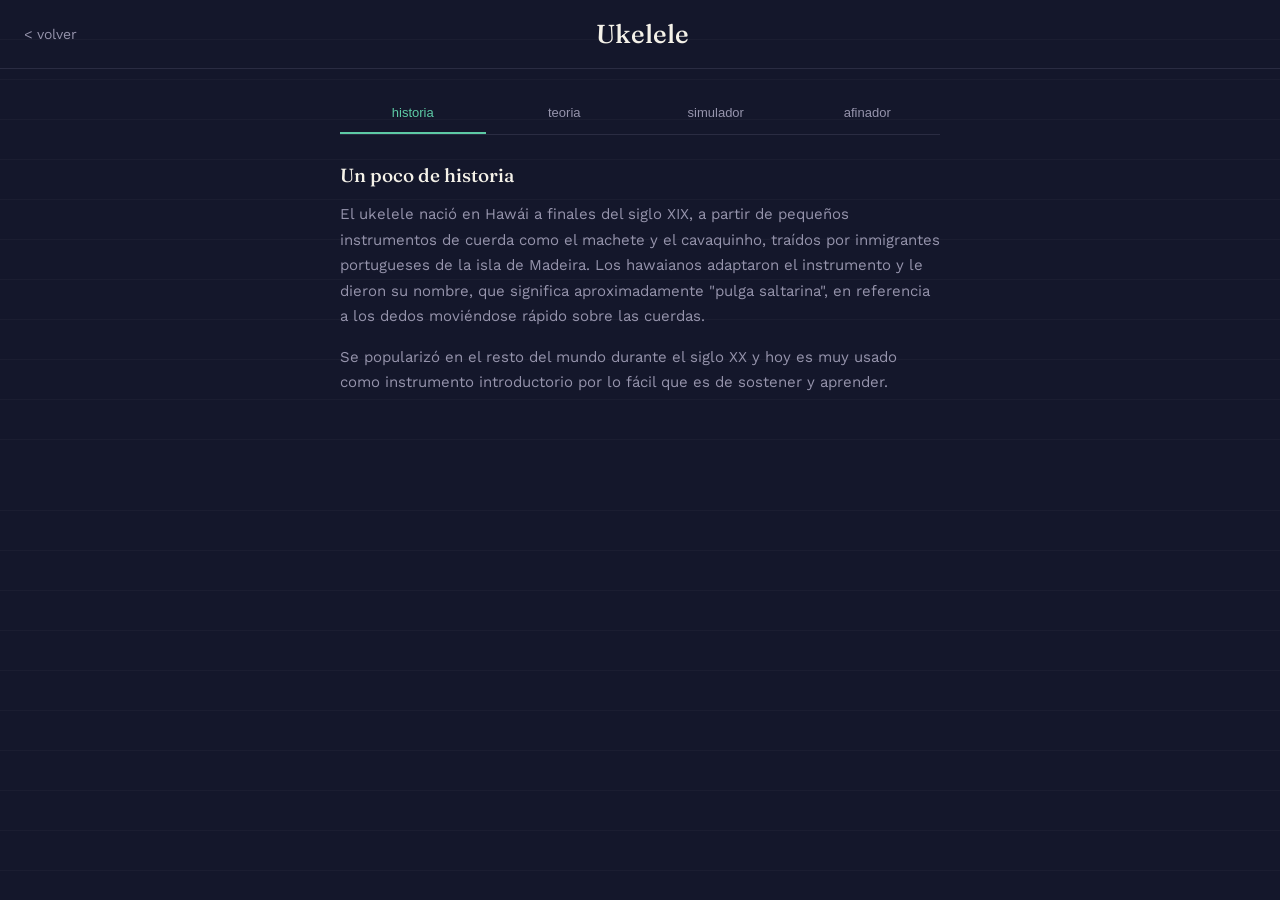
<file: ukulele.html>
<!DOCTYPE html>
<html lang="es">
<head>
<meta charset="UTF-8">
<meta name="viewport" content="width=device-width, initial-scale=1.0">
<title>Ukelele – Music Melody</title>
<link rel="preconnect" href="https://fonts.googleapis.com">
<link href="https://fonts.googleapis.com/css2?family=Fraunces:wght@400;500;600&family=Work+Sans:wght@400;500&display=swap" rel="stylesheet">
<style>
  :root{
    --navy:#14172B; --panel:#20233C; --line:#2A2C42;
    --text:#F4F1E8; --text-muted:#9694AC;
    --gold:#D4AF37; --coral:#D85A30; --teal:#5DCAA5;
  }
  *{box-sizing:border-box;}
  body{
    margin:0;background:var(--navy);color:var(--text);
    font-family:'Work Sans', sans-serif;
    background-image:repeating-linear-gradient(to bottom, transparent 0 39px, rgba(244,241,232,0.03) 39px 40px);
  }
  header{display:flex;align-items:center;justify-content:space-between;padding:18px 24px;border-bottom:1px solid var(--line);}
  .back{color:var(--text-muted);text-decoration:none;font-size:14px;}
  h1{font-family:'Fraunces', serif;font-weight:500;font-size:26px;margin:0;text-align:center;}
  main{max-width:640px;margin:0 auto;padding:24px 20px 60px;}
  nav.tabs{display:flex;gap:6px;margin-bottom:28px;border-bottom:1px solid var(--line);}
  nav.tabs button{flex:1;background:none;border:none;color:var(--text-muted);font-size:13px;padding:12px 4px;border-bottom:2px solid transparent;cursor:pointer;}
  nav.tabs button.active{color:var(--teal);border-bottom-color:var(--teal);}
  section.panel{display:none;}
  section.panel.active{display:block;}
  p{line-height:1.7;color:var(--text-muted);font-size:15px;}
  h2{font-family:'Fraunces',serif;font-weight:500;font-size:19px;margin:0 0 12px;}
  h3{font-family:'Fraunces',serif;font-weight:500;font-size:16px;margin:20px 0 8px;}

  /* Simulador */
  .strings{display:flex;flex-direction:column;gap:14px;margin:24px 0;}
  .string-row{display:flex;align-items:center;gap:14px;}
  .string-label{width:34px;font-size:13px;color:var(--text-muted);text-align:right;}
  .string-bar{flex:1;height:4px;background:linear-gradient(90deg,#8a8368,#c9c19a);border-radius:2px;cursor:pointer;}
  .string-bar.vibrate{animation:vib 0.35s ease-out;}
  @keyframes vib{
    0%{transform:scaleY(1);} 20%{transform:scaleY(4) translateY(-2px);}
    40%{transform:scaleY(3) translateY(2px);} 60%{transform:scaleY(2) translateY(-1px);}
    100%{transform:scaleY(1);}
  }

  /* Afinador */
  .tuner-card{background:var(--panel);border-radius:16px;padding:20px;text-align:center;}
  .auto-badge{display:inline-flex;align-items:center;gap:5px;background:rgba(93,202,165,0.15);color:var(--teal);font-size:11px;padding:4px 10px;border-radius:12px;margin-bottom:10px;}
  #note-display{font-family:'Fraunces',serif;font-size:44px;margin:4px 0;}
  #cents-display{font-size:12px;color:var(--text-muted);margin-bottom:10px;}
  .peg{fill:#C9C6D8;stroke:#8482A0;stroke-width:1;}
  .peg.active{fill:var(--teal);stroke:var(--teal);stroke-width:2;}
  .peg-label{font-size:12px;fill:#B8B6C8;}
  .peg-label.active{fill:var(--teal);}
  #mic-btn{background:var(--gold);color:var(--navy);border:none;border-radius:22px;padding:10px 26px;font-size:13px;font-weight:500;cursor:pointer;margin-top:14px;}
  #mic-btn.listening{background:var(--coral);color:var(--text);}
  #tuner-status{font-size:12px;color:var(--text-muted);margin-top:10px;}
</style>
</head>
<body>

<header>
  <a href="index.html" class="back">&lt; volver</a>
  <h1>Ukelele</h1>
  <span style="width:48px;"></span>
</header>

<main>
  <nav class="tabs">
    <button class="tab-btn active" data-tab="historia">historia</button>
    <button class="tab-btn" data-tab="teoria">teoria</button>
    <button class="tab-btn" data-tab="simulador">simulador</button>
    <button class="tab-btn" data-tab="afinador">afinador</button>
  </nav>

  <section class="panel active" id="historia">
    <h2>Un poco de historia</h2>
    <p>El ukelele nació en Hawái a finales del siglo XIX, a partir de pequeños instrumentos de cuerda como el machete y el cavaquinho, traídos por inmigrantes portugueses de la isla de Madeira. Los hawaianos adaptaron el instrumento y le dieron su nombre, que significa aproximadamente "pulga saltarina", en referencia a los dedos moviéndose rápido sobre las cuerdas.</p>
    <p>Se popularizó en el resto del mundo durante el siglo XX y hoy es muy usado como instrumento introductorio por lo fácil que es de sostener y aprender.</p>
  </section>

  <section class="panel" id="teoria">
    <h2>Teoría básica</h2>
    <p>El ukelele soprano estándar tiene 4 cuerdas, afinadas Sol, Do, Mi, La.</p>
    <h3>Afinación "reentrante"</h3>
    <p>A diferencia de la guitarra, donde cada cuerda es más aguda que la anterior, en el ukelele la cuerda de Sol suena más aguda que la de Do que está justo al lado. Esto se llama afinación reentrante y es lo que le da al ukelele su sonido tan característico y brillante.</p>
    <h3>¿Por qué afinar antes de tocar?</h3>
    <p>Como tiene pocas cuerdas, cualquier desafinación se nota rápido en los acordes. Revisa la pestaña de Afinador antes de practicar.</p>
  </section>

  <section class="panel" id="simulador">
    <h2>Simulador</h2>
    <p>Toca cada cuerda para escuchar su sonido.</p>
    <div class="strings" id="sim-strings">
      <div class="string-row"><span class="string-label">Sol</span><div class="string-bar" data-freq="392.00"></div></div>
      <div class="string-row"><span class="string-label">Do</span><div class="string-bar" data-freq="261.63"></div></div>
      <div class="string-row"><span class="string-label">Mi</span><div class="string-bar" data-freq="329.63"></div></div>
      <div class="string-row"><span class="string-label">La</span><div class="string-bar" data-freq="440.00"></div></div>
    </div>
  </section>

  <section class="panel" id="afinador">
    <h2>Afinador automático</h2>
    <div class="tuner-card">
      <div class="auto-badge">auto</div>
      <svg viewBox="0 0 280 190" width="100%" style="max-width:280px;">
        <circle cx="140" cy="120" r="95" fill="none" stroke="#2A2C42" stroke-width="10"/>
        <circle id="dial-arc" cx="140" cy="120" r="95" fill="none" stroke="#5DCAA5" stroke-width="10" stroke-dasharray="30 567" stroke-dashoffset="-268" stroke-linecap="round"/>
        <g id="needle" transform="rotate(0 140 120)"><line x1="140" y1="120" x2="140" y2="45" stroke="#F4F1E8" stroke-width="3" stroke-linecap="round"/></g>
        <circle cx="140" cy="120" r="6" fill="#F4F1E8"/>
      </svg>
      <div id="note-display">--</div>
      <div id="cents-display">toca una cuerda</div>

      <svg id="headstock-svg" viewBox="0 0 280 100" width="100%" style="max-width:200px;"></svg>

      <button id="mic-btn">activar micrófono</button>
      <div id="tuner-status">detenido</div>
    </div>
  </section>
</main>

<script>
const STRINGS = [
  {id:'G4', note:'Sol', freq:392.00},
  {id:'C4', note:'Do',  freq:261.63},
  {id:'E4', note:'Mi',  freq:329.63},
  {id:'A4', note:'La',  freq:440.00}
];

// ---------- Cambio de pestañas ----------
document.querySelectorAll('.tab-btn').forEach(btn=>{
  btn.addEventListener('click', ()=>{
    document.querySelectorAll('.tab-btn').forEach(b=>b.classList.remove('active'));
    document.querySelectorAll('.panel').forEach(p=>p.classList.remove('active'));
    btn.classList.add('active');
    document.getElementById(btn.dataset.tab).classList.add('active');
    if(btn.dataset.tab !== 'afinador') stopTuner();
  });
});

// ---------- Simulador ----------
let simCtx;
document.querySelectorAll('#sim-strings .string-bar').forEach(bar=>{
  bar.addEventListener('click', ()=>{
    if(!simCtx) simCtx = new (window.AudioContext||window.webkitAudioContext)();
    const freq = parseFloat(bar.dataset.freq);
    const osc = simCtx.createOscillator();
    const gain = simCtx.createGain();
    osc.type = 'triangle'; // tono mas calido, tipico del ukelele
    osc.frequency.value = freq;
    gain.gain.setValueAtTime(0.3, simCtx.currentTime);
    gain.gain.exponentialRampToValueAtTime(0.001, simCtx.currentTime + 1.0);
    osc.connect(gain).connect(simCtx.destination);
    osc.start();
    osc.stop(simCtx.currentTime + 1.0);
    bar.classList.remove('vibrate');
    void bar.offsetWidth;
    bar.classList.add('vibrate');
  });
});

// ---------- Afinador: headstock dinamico ----------
function renderHeadstock(){
  const svg = document.getElementById('headstock-svg');
  const half = Math.ceil(STRINGS.length/2);
  const rowHeight = 30;
  const boxHeight = half*rowHeight + 10;
  svg.setAttribute('viewBox', '0 0 280 '+boxHeight);

  let html = '<rect x="55" y="0" width="70" height="'+(boxHeight-10)+'" rx="14" fill="#3A2A1D" stroke="#5A4530" stroke-width="1"/>';
  STRINGS.forEach((s,i)=>{
    const side = i < half ? 'left' : 'right';
    const rowIndex = side==='left' ? i : i-half;
    const cy = 15 + rowIndex*rowHeight;
    const cx = side==='left' ? 45 : 155;
    const labelX = side==='left' ? 30 : 170;
    const anchor = side==='left' ? 'end' : 'start';
    html += '<circle class="peg" id="peg-'+s.id+'" cx="'+cx+'" cy="'+cy+'" r="9"/>';
    html += '<text class="peg-label" id="lbl-'+s.id+'" x="'+labelX+'" y="'+(cy+4)+'" text-anchor="'+anchor+'">'+s.note[0]+'</text>';
  });
  svg.innerHTML = html;
}
renderHeadstock();

// ---------- Afinador: deteccion de tono ----------
let audioCtx, analyser, micStream, rafId;
const micBtn = document.getElementById('mic-btn');
const noteDisplay = document.getElementById('note-display');
const centsDisplay = document.getElementById('cents-display');
const statusEl = document.getElementById('tuner-status');
const needle = document.getElementById('needle');

micBtn.addEventListener('click', ()=>{
  if(micBtn.classList.contains('listening')) stopTuner();
  else startTuner();
});

async function startTuner(){
  try{
    micStream = await navigator.mediaDevices.getUserMedia({audio:true});
  } catch(err){
    statusEl.textContent = 'no se pudo acceder al microfono';
    return;
  }
  audioCtx = new (window.AudioContext||window.webkitAudioContext)();
  analyser = audioCtx.createAnalyser();
  analyser.fftSize = 2048;
  const source = audioCtx.createMediaStreamSource(micStream);
  source.connect(analyser);
  micBtn.classList.add('listening');
  micBtn.textContent = 'detener';
  statusEl.textContent = 'escuchando...';
  detectPitch();
}

function stopTuner(){
  if(rafId) cancelAnimationFrame(rafId);
  if(micStream) micStream.getTracks().forEach(t=>t.stop());
  if(audioCtx) audioCtx.close();
  micBtn.classList.remove('listening');
  micBtn.textContent = 'activar microfono';
  statusEl.textContent = 'detenido';
  clearPegHighlight();
}

function detectPitch(){
  const buffer = new Float32Array(analyser.fftSize);
  analyser.getFloatTimeDomainData(buffer);
  const freq = autoCorrelate(buffer, audioCtx.sampleRate);
  if(freq > 0) updateTunerUI(freq);
  rafId = requestAnimationFrame(detectPitch);
}

function autoCorrelate(buf, sampleRate){
  const SIZE = buf.length;
  let rms = 0;
  for(let i=0;i<SIZE;i++) rms += buf[i]*buf[i];
  rms = Math.sqrt(rms/SIZE);
  if(rms < 0.01) return -1;

  let r1=0, r2=SIZE-1, thres=0.2;
  for(let i=0;i<SIZE/2;i++){ if(Math.abs(buf[i])<thres){ r1=i; break; } }
  for(let i=1;i<SIZE/2;i++){ if(Math.abs(buf[SIZE-i])<thres){ r2=SIZE-i; break; } }
  const trimmed = buf.slice(r1,r2);
  const newSize = trimmed.length;

  const c = new Array(newSize).fill(0);
  for(let lag=0; lag<newSize; lag++){
    for(let i=0; i<newSize-lag; i++) c[lag] += trimmed[i]*trimmed[i+lag];
  }
  let d=0; while(c[d]>c[d+1]) d++;
  let maxVal=-1, maxPos=-1;
  for(let i=d;i<newSize;i++){ if(c[i]>maxVal){ maxVal=c[i]; maxPos=i; } }
  if(maxPos<=0) return -1;
  return sampleRate/maxPos;
}

function closestString(freq){
  let best = STRINGS[0], bestDiff = Infinity;
  STRINGS.forEach(s=>{
    const diff = Math.abs(freq - s.freq);
    if(diff < bestDiff){ bestDiff = diff; best = s; }
  });
  return best;
}

function clearPegHighlight(){
  STRINGS.forEach(s=>{
    const peg = document.getElementById('peg-'+s.id);
    const lbl = document.getElementById('lbl-'+s.id);
    if(peg) peg.classList.remove('active');
    if(lbl) lbl.classList.remove('active');
  });
}

function updateTunerUI(freq){
  const target = closestString(freq);
  const cents = 1200 * Math.log2(freq/target.freq);

  clearPegHighlight();
  document.getElementById('peg-'+target.id).classList.add('active');
  document.getElementById('lbl-'+target.id).classList.add('active');

  noteDisplay.textContent = target.note;
  const roundedCents = Math.round(cents);
  centsDisplay.textContent = target.id + ' . ' + (roundedCents>0?'+':'') + roundedCents + ' cents';

  const clamped = Math.max(-50, Math.min(50, cents));
  const angle = (clamped/50) * 40;
  needle.setAttribute('transform', 'rotate('+angle+' 140 120)');

  const dialArc = document.getElementById('dial-arc');
  if(Math.abs(cents) < 5){
    dialArc.setAttribute('stroke', '#5DCAA5');
    statusEl.textContent = 'afinado';
  } else {
    dialArc.setAttribute('stroke', '#D4AF37');
    statusEl.textContent = cents>0 ? 'un poco alta' : 'un poco baja';
  }
}
</script>

</body>
</html>
</file>
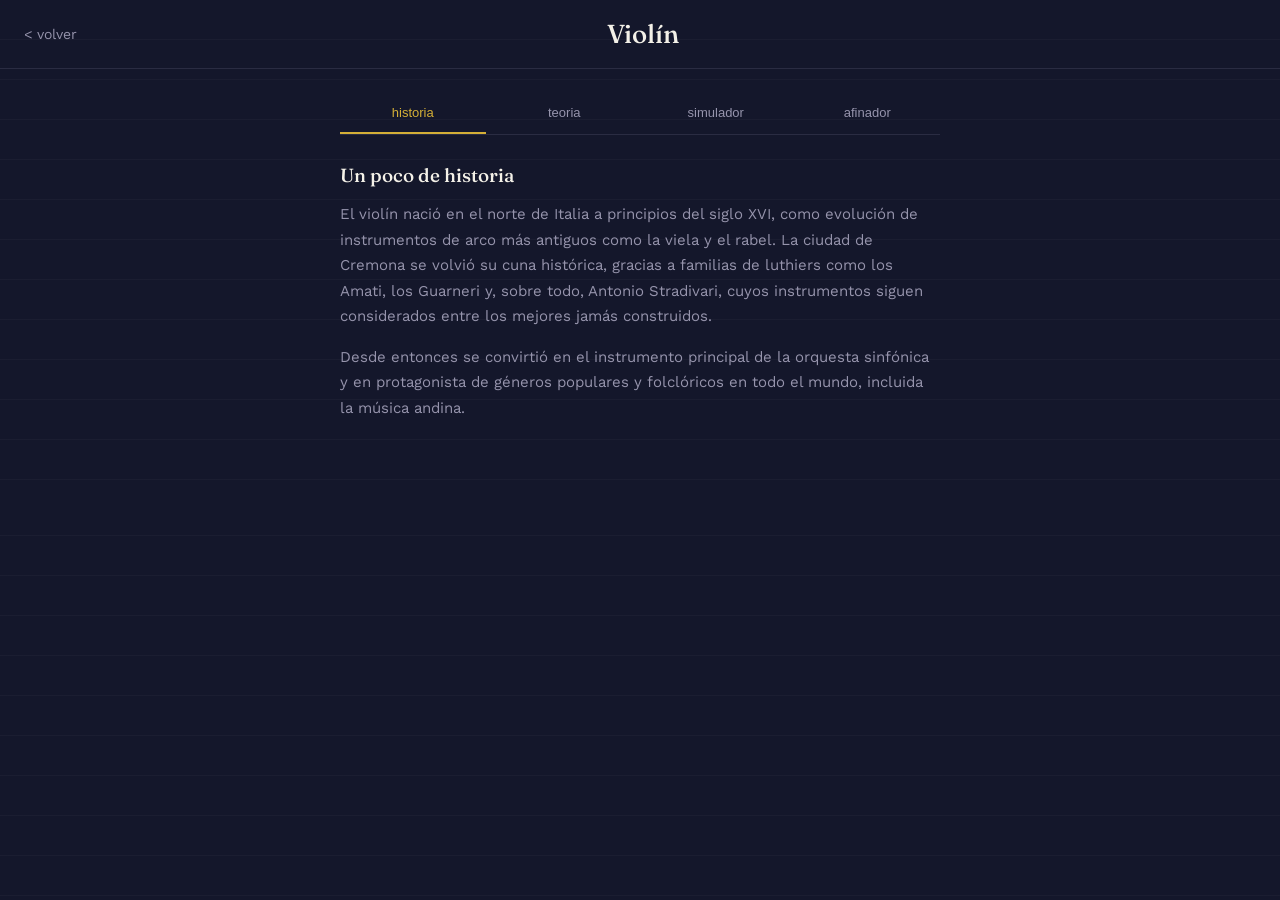
<file: violin.html>
<!DOCTYPE html>
<html lang="es">
<head>
<meta charset="UTF-8">
<meta name="viewport" content="width=device-width, initial-scale=1.0">
<title>Violín – Music Melody</title>
<link rel="preconnect" href="https://fonts.googleapis.com">
<link href="https://fonts.googleapis.com/css2?family=Fraunces:wght@400;500;600&family=Work+Sans:wght@400;500&display=swap" rel="stylesheet">
<style>
  :root{
    --navy:#14172B;
    --panel:#20233C;
    --line:#2A2C42;
    --text:#F4F1E8;
    --text-muted:#9694AC;
    --gold:#D4AF37;
    --coral:#D85A30;
    --teal:#5DCAA5;
  }
  *{box-sizing:border-box;}
  body{
    margin:0;background:var(--navy);color:var(--text);
    font-family:'Work Sans', sans-serif;
    background-image:repeating-linear-gradient(to bottom, transparent 0 39px, rgba(244,241,232,0.03) 39px 40px);
  }
  header{display:flex;align-items:center;justify-content:space-between;padding:18px 24px;border-bottom:1px solid var(--line);}
  .back{color:var(--text-muted);text-decoration:none;font-size:14px;}
  h1{font-family:'Fraunces', serif;font-weight:500;font-size:26px;margin:0;text-align:center;}
  main{max-width:640px;margin:0 auto;padding:24px 20px 60px;}
  nav.tabs{display:flex;gap:6px;margin-bottom:28px;border-bottom:1px solid var(--line);}
  nav.tabs button{flex:1;background:none;border:none;color:var(--text-muted);font-size:13px;padding:12px 4px;border-bottom:2px solid transparent;cursor:pointer;}
  nav.tabs button.active{color:var(--gold);border-bottom-color:var(--gold);}
  section.panel{display:none;}
  section.panel.active{display:block;}
  p{line-height:1.7;color:var(--text-muted);font-size:15px;}
  h2{font-family:'Fraunces',serif;font-weight:500;font-size:19px;margin:0 0 12px;}
  h3{font-family:'Fraunces',serif;font-weight:500;font-size:16px;margin:20px 0 8px;}

  /* Simulador de arco */
  .bow-hint{font-size:13px;color:var(--text-muted);margin-bottom:18px;}
  .strings{display:flex;flex-direction:column;gap:18px;margin:24px 0;user-select:none;}
  .string-row{display:flex;align-items:center;gap:14px;}
  .string-label{width:34px;font-size:13px;color:var(--text-muted);text-align:right;}
  .string-bar{
    flex:1;height:5px;background:linear-gradient(90deg,#c9c19a,#e8e2c8);
    border-radius:3px;cursor:grab;position:relative;transition:box-shadow 0.1s;
  }
  .string-bar.bowing{
    box-shadow:0 0 10px 2px var(--gold);
    animation:shimmer 0.15s linear infinite alternate;
  }
  @keyframes shimmer{
    0%{transform:scaleY(1);} 100%{transform:scaleY(1.8);}
  }

  /* Afinador */
  .tuner-card{background:var(--panel);border-radius:16px;padding:20px;text-align:center;}
  .auto-badge{display:inline-flex;align-items:center;gap:5px;background:rgba(93,202,165,0.15);color:var(--teal);font-size:11px;padding:4px 10px;border-radius:12px;margin-bottom:10px;}
  #note-display{font-family:'Fraunces',serif;font-size:44px;margin:4px 0;}
  #cents-display{font-size:12px;color:var(--text-muted);margin-bottom:10px;}
  .peg{fill:#C9C6D8;stroke:#8482A0;stroke-width:1;}
  .peg.active{fill:var(--teal);stroke:var(--teal);stroke-width:2;}
  .peg-label{font-size:12px;fill:#B8B6C8;}
  .peg-label.active{fill:var(--teal);}
  #mic-btn{background:var(--gold);color:var(--navy);border:none;border-radius:22px;padding:10px 26px;font-size:13px;font-weight:500;cursor:pointer;margin-top:14px;}
  #mic-btn.listening{background:var(--coral);color:var(--text);}
  #tuner-status{font-size:12px;color:var(--text-muted);margin-top:10px;}
</style>
</head>
<body>

<header>
  <a href="index.html" class="back">&lt; volver</a>
  <h1>Violín</h1>
  <span style="width:48px;"></span>
</header>

<main>
  <nav class="tabs">
    <button class="tab-btn active" data-tab="historia">historia</button>
    <button class="tab-btn" data-tab="teoria">teoria</button>
    <button class="tab-btn" data-tab="simulador">simulador</button>
    <button class="tab-btn" data-tab="afinador">afinador</button>
  </nav>

  <section class="panel active" id="historia">
    <h2>Un poco de historia</h2>
    <p>El violín nació en el norte de Italia a principios del siglo XVI, como evolución de instrumentos de arco más antiguos como la viela y el rabel. La ciudad de Cremona se volvió su cuna histórica, gracias a familias de luthiers como los Amati, los Guarneri y, sobre todo, Antonio Stradivari, cuyos instrumentos siguen considerados entre los mejores jamás construidos.</p>
    <p>Desde entonces se convirtió en el instrumento principal de la orquesta sinfónica y en protagonista de géneros populares y folclóricos en todo el mundo, incluida la música andina.</p>
  </section>

  <section class="panel" id="teoria">
    <h2>Teoría básica</h2>
    <p>El violín tiene 4 cuerdas, afinadas por quintas justas: Sol, Re, La, Mi, de la más grave a la más aguda. A diferencia de la guitarra, no tiene trastes, así que la afinación exacta y la posición del dedo son fundamentales para tocar notas limpias.</p>
    <h3>El arco</h3>
    <p>El sonido se produce frotando un arco de crin de caballo sobre las cuerdas, no pulsándolas. La velocidad, presión y ángulo del arco cambian el volumen y el timbre de la nota.</p>
    <h3>¿Por qué afinar antes de tocar?</h3>
    <p>Como no hay trastes que corrijan la posición, un violín desafinado es mucho más notorio al oído. Usa la pestaña de Afinador antes de cada práctica.</p>
  </section>

  <section class="panel" id="simulador">
    <h2>Simulador</h2>
    <p class="bow-hint">Mantén presionado el clic sobre una cuerda para "frotarla" con el arco, como en un violín real.</p>
    <div class="strings" id="sim-strings">
      <div class="string-row"><span class="string-label">Sol</span><div class="string-bar" data-freq="196.00"></div></div>
      <div class="string-row"><span class="string-label">Re</span><div class="string-bar" data-freq="293.66"></div></div>
      <div class="string-row"><span class="string-label">La</span><div class="string-bar" data-freq="440.00"></div></div>
      <div class="string-row"><span class="string-label">Mi</span><div class="string-bar" data-freq="659.25"></div></div>
    </div>
  </section>

  <section class="panel" id="afinador">
    <h2>Afinador automático</h2>
    <div class="tuner-card">
      <div class="auto-badge">auto</div>
      <svg viewBox="0 0 280 190" width="100%" style="max-width:280px;">
        <circle cx="140" cy="120" r="95" fill="none" stroke="#2A2C42" stroke-width="10"/>
        <circle id="dial-arc" cx="140" cy="120" r="95" fill="none" stroke="#5DCAA5" stroke-width="10" stroke-dasharray="30 567" stroke-dashoffset="-268" stroke-linecap="round"/>
        <g id="needle" transform="rotate(0 140 120)"><line x1="140" y1="120" x2="140" y2="45" stroke="#F4F1E8" stroke-width="3" stroke-linecap="round"/></g>
        <circle cx="140" cy="120" r="6" fill="#F4F1E8"/>
      </svg>
      <div id="note-display">--</div>
      <div id="cents-display">toca una cuerda</div>

      <svg id="headstock-svg" viewBox="0 0 280 100" width="100%" style="max-width:200px;"></svg>

      <button id="mic-btn">activar micrófono</button>
      <div id="tuner-status">detenido</div>
    </div>
  </section>
</main>

<script>
const STRINGS = [
  {id:'G3', note:'Sol', freq:196.00},
  {id:'D4', note:'Re',  freq:293.66},
  {id:'A4', note:'La',  freq:440.00},
  {id:'E5', note:'Mi',  freq:659.25}
];

// ---------- Cambio de pestañas ----------
document.querySelectorAll('.tab-btn').forEach(btn=>{
  btn.addEventListener('click', ()=>{
    document.querySelectorAll('.tab-btn').forEach(b=>b.classList.remove('active'));
    document.querySelectorAll('.panel').forEach(p=>p.classList.remove('active'));
    btn.classList.add('active');
    document.getElementById(btn.dataset.tab).classList.add('active');
    if(btn.dataset.tab !== 'afinador') stopTuner();
  });
});

// ---------- Simulador de arco ----------
let simCtx;
let activeVoice = null; // { osc, gain, bar }

function startBow(bar){
  if(!simCtx) simCtx = new (window.AudioContext||window.webkitAudioContext)();
  if(activeVoice) stopBow();
  const freq = parseFloat(bar.dataset.freq);
  const osc = simCtx.createOscillator();
  const gain = simCtx.createGain();
  osc.type = 'sawtooth';
  osc.frequency.value = freq;
  gain.gain.setValueAtTime(0.0001, simCtx.currentTime);
  gain.gain.exponentialRampToValueAtTime(0.22, simCtx.currentTime + 0.15); // ataque suave, como el arco tomando velocidad
  osc.connect(gain).connect(simCtx.destination);
  osc.start();
  bar.classList.add('bowing');
  activeVoice = {osc, gain, bar};
}

function stopBow(){
  if(!activeVoice) return;
  const {osc, gain, bar} = activeVoice;
  gain.gain.cancelScheduledValues(simCtx.currentTime);
  gain.gain.setValueAtTime(gain.gain.value, simCtx.currentTime);
  gain.gain.exponentialRampToValueAtTime(0.0001, simCtx.currentTime + 0.2);
  osc.stop(simCtx.currentTime + 0.25);
  bar.classList.remove('bowing');
  activeVoice = null;
}

document.querySelectorAll('#sim-strings .string-bar').forEach(bar=>{
  bar.addEventListener('mousedown', ()=> startBow(bar));
  bar.addEventListener('mouseenter', (e)=>{ if(e.buttons===1) startBow(bar); });
  bar.addEventListener('touchstart', (e)=>{ e.preventDefault(); startBow(bar); });
});
document.addEventListener('mouseup', stopBow);
document.addEventListener('touchend', stopBow);
document.getElementById('sim-strings').addEventListener('mouseleave', stopBow);

// ---------- Afinador: headstock dinamico ----------
function renderHeadstock(){
  const svg = document.getElementById('headstock-svg');
  const half = Math.ceil(STRINGS.length/2);
  const rowHeight = 30;
  const boxHeight = half*rowHeight + 10;
  svg.setAttribute('viewBox', '0 0 280 '+boxHeight);

  let html = '<rect x="55" y="0" width="70" height="'+(boxHeight-10)+'" rx="14" fill="#2E1F16" stroke="#4A362A" stroke-width="1"/>';
  STRINGS.forEach((s,i)=>{
    const side = i < half ? 'left' : 'right';
    const rowIndex = side==='left' ? i : i-half;
    const cy = 15 + rowIndex*rowHeight;
    const cx = side==='left' ? 45 : 155;
    const labelX = side==='left' ? 30 : 170;
    const anchor = side==='left' ? 'end' : 'start';
    html += '<circle class="peg" id="peg-'+s.id+'" cx="'+cx+'" cy="'+cy+'" r="9"/>';
    html += '<text class="peg-label" id="lbl-'+s.id+'" x="'+labelX+'" y="'+(cy+4)+'" text-anchor="'+anchor+'">'+s.note[0]+'</text>';
  });
  svg.innerHTML = html;
}
renderHeadstock();

// ---------- Afinador: deteccion de tono ----------
let audioCtx, analyser, micStream, rafId;
const micBtn = document.getElementById('mic-btn');
const noteDisplay = document.getElementById('note-display');
const centsDisplay = document.getElementById('cents-display');
const statusEl = document.getElementById('tuner-status');
const needle = document.getElementById('needle');

micBtn.addEventListener('click', ()=>{
  if(micBtn.classList.contains('listening')) stopTuner();
  else startTuner();
});

async function startTuner(){
  try{
    micStream = await navigator.mediaDevices.getUserMedia({audio:true});
  } catch(err){
    statusEl.textContent = 'no se pudo acceder al microfono';
    return;
  }
  audioCtx = new (window.AudioContext||window.webkitAudioContext)();
  analyser = audioCtx.createAnalyser();
  analyser.fftSize = 2048;
  const source = audioCtx.createMediaStreamSource(micStream);
  source.connect(analyser);
  micBtn.classList.add('listening');
  micBtn.textContent = 'detener';
  statusEl.textContent = 'escuchando...';
  detectPitch();
}

function stopTuner(){
  if(rafId) cancelAnimationFrame(rafId);
  if(micStream) micStream.getTracks().forEach(t=>t.stop());
  if(audioCtx) audioCtx.close();
  micBtn.classList.remove('listening');
  micBtn.textContent = 'activar microfono';
  statusEl.textContent = 'detenido';
  clearPegHighlight();
}

function detectPitch(){
  const buffer = new Float32Array(analyser.fftSize);
  analyser.getFloatTimeDomainData(buffer);
  const freq = autoCorrelate(buffer, audioCtx.sampleRate);
  if(freq > 0) updateTunerUI(freq);
  rafId = requestAnimationFrame(detectPitch);
}

function autoCorrelate(buf, sampleRate){
  const SIZE = buf.length;
  let rms = 0;
  for(let i=0;i<SIZE;i++) rms += buf[i]*buf[i];
  rms = Math.sqrt(rms/SIZE);
  if(rms < 0.01) return -1;

  let r1=0, r2=SIZE-1, thres=0.2;
  for(let i=0;i<SIZE/2;i++){ if(Math.abs(buf[i])<thres){ r1=i; break; } }
  for(let i=1;i<SIZE/2;i++){ if(Math.abs(buf[SIZE-i])<thres){ r2=SIZE-i; break; } }
  const trimmed = buf.slice(r1,r2);
  const newSize = trimmed.length;

  const c = new Array(newSize).fill(0);
  for(let lag=0; lag<newSize; lag++){
    for(let i=0; i<newSize-lag; i++) c[lag] += trimmed[i]*trimmed[i+lag];
  }
  let d=0; while(c[d]>c[d+1]) d++;
  let maxVal=-1, maxPos=-1;
  for(let i=d;i<newSize;i++){ if(c[i]>maxVal){ maxVal=c[i]; maxPos=i; } }
  if(maxPos<=0) return -1;
  return sampleRate/maxPos;
}

function closestString(freq){
  let best = STRINGS[0], bestDiff = Infinity;
  STRINGS.forEach(s=>{
    const diff = Math.abs(freq - s.freq);
    if(diff < bestDiff){ bestDiff = diff; best = s; }
  });
  return best;
}

function clearPegHighlight(){
  STRINGS.forEach(s=>{
    const peg = document.getElementById('peg-'+s.id);
    const lbl = document.getElementById('lbl-'+s.id);
    if(peg) peg.classList.remove('active');
    if(lbl) lbl.classList.remove('active');
  });
}

function updateTunerUI(freq){
  const target = closestString(freq);
  const cents = 1200 * Math.log2(freq/target.freq);

  clearPegHighlight();
  document.getElementById('peg-'+target.id).classList.add('active');
  document.getElementById('lbl-'+target.id).classList.add('active');

  noteDisplay.textContent = target.note;
  const roundedCents = Math.round(cents);
  centsDisplay.textContent = target.id + ' . ' + (roundedCents>0?'+':'') + roundedCents + ' cents';

  const clamped = Math.max(-50, Math.min(50, cents));
  const angle = (clamped/50) * 40;
  needle.setAttribute('transform', 'rotate('+angle+' 140 120)');

  const dialArc = document.getElementById('dial-arc');
  if(Math.abs(cents) < 5){
    dialArc.setAttribute('stroke', '#5DCAA5');
    statusEl.textContent = 'afinado';
  } else {
    dialArc.setAttribute('stroke', '#D4AF37');
    statusEl.textContent = cents>0 ? 'un poco alta' : 'un poco baja';
  }
}
</script>

</body>
</html>
</file>
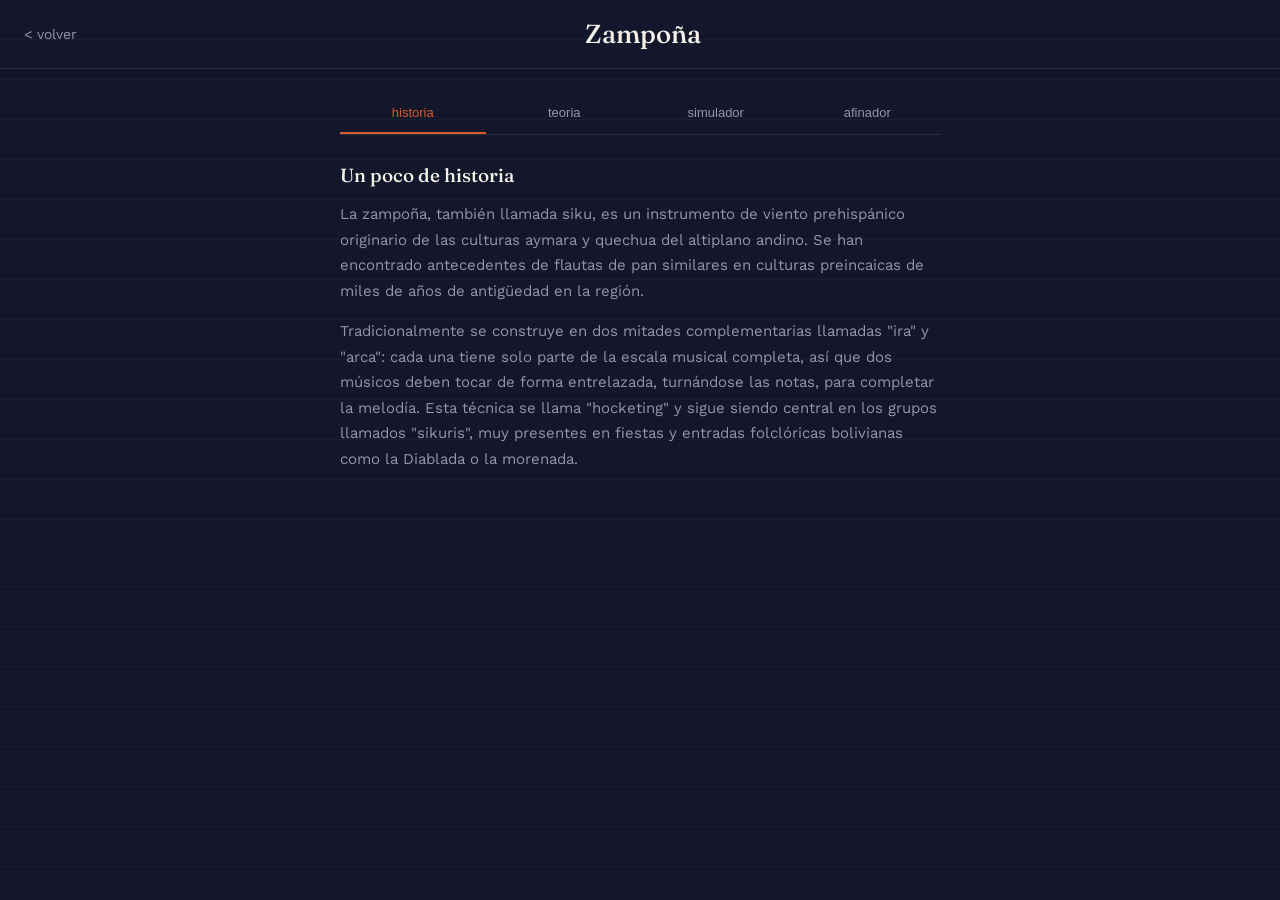
<file: zampoña.html>
<!DOCTYPE html>
<html lang="es">
<head>
<meta charset="UTF-8">
<meta name="viewport" content="width=device-width, initial-scale=1.0">
<title>Zampoña – Music Melody</title>
<link rel="preconnect" href="https://fonts.googleapis.com">
<link href="https://fonts.googleapis.com/css2?family=Fraunces:wght@400;500;600&family=Work+Sans:wght@400;500&display=swap" rel="stylesheet">
<style>
  :root{
    --navy:#14172B; --panel:#20233C; --line:#2A2C42;
    --text:#F4F1E8; --text-muted:#9694AC;
    --gold:#D4AF37; --coral:#D85A30; --teal:#5DCAA5;
  }
  *{box-sizing:border-box;}
  body{
    margin:0;background:var(--navy);color:var(--text);
    font-family:'Work Sans', sans-serif;
    background-image:repeating-linear-gradient(to bottom, transparent 0 39px, rgba(244,241,232,0.03) 39px 40px);
  }
  header{display:flex;align-items:center;justify-content:space-between;padding:18px 24px;border-bottom:1px solid var(--line);}
  .back{color:var(--text-muted);text-decoration:none;font-size:14px;}
  h1{font-family:'Fraunces', serif;font-weight:500;font-size:26px;margin:0;text-align:center;}
  main{max-width:640px;margin:0 auto;padding:24px 20px 60px;}
  nav.tabs{display:flex;gap:6px;margin-bottom:28px;border-bottom:1px solid var(--line);}
  nav.tabs button{flex:1;background:none;border:none;color:var(--text-muted);font-size:13px;padding:12px 4px;border-bottom:2px solid transparent;cursor:pointer;}
  nav.tabs button.active{color:var(--coral);border-bottom-color:var(--coral);}
  section.panel{display:none;}
  section.panel.active{display:block;}
  p{line-height:1.7;color:var(--text-muted);font-size:15px;}
  h2{font-family:'Fraunces',serif;font-weight:500;font-size:19px;margin:0 0 12px;}
  h3{font-family:'Fraunces',serif;font-weight:500;font-size:16px;margin:20px 0 8px;}

  /* Simulador: fila de tubos de distinto largo */
  .sim-hint{font-size:13px;color:var(--text-muted);text-align:center;margin-bottom:18px;}
  .tubes{display:flex;align-items:flex-end;justify-content:center;gap:8px;height:170px;margin:20px 0;}
  .tube{
    width:26px;border-radius:4px 4px 2px 2px;cursor:pointer;
    background:linear-gradient(180deg,#c9a24a,#8a6a2a);
    border:1px solid #5A4530;transition:transform 0.08s;
  }
  .tube:active, .tube.playing{transform:translateY(3px);filter:brightness(1.2);}
  .tube-open{width:26px;height:8px;border-radius:50%;background:#2E1F16;margin:0 auto 2px;}
  #sim-note{text-align:center;margin-top:12px;font-family:'Fraunces',serif;font-size:22px;color:var(--text-muted);}

  /* Afinador */
  .tuner-card{background:var(--panel);border-radius:16px;padding:20px;text-align:center;}
  #note-display{font-family:'Fraunces',serif;font-size:44px;margin:10px 0 4px;}
  #cents-display{font-size:12px;color:var(--text-muted);margin-bottom:10px;}
  #mic-btn{background:var(--gold);color:var(--navy);border:none;border-radius:22px;padding:10px 26px;font-size:13px;font-weight:500;cursor:pointer;margin-top:14px;}
  #mic-btn.listening{background:var(--coral);color:var(--text);}
  #tuner-status{font-size:12px;color:var(--text-muted);margin-top:10px;}
</style>
</head>
<body>

<header>
  <a href="index.html" class="back">&lt; volver</a>
  <h1>Zampoña</h1>
  <span style="width:48px;"></span>
</header>

<main>
  <nav class="tabs">
    <button class="tab-btn active" data-tab="historia">historia</button>
    <button class="tab-btn" data-tab="teoria">teoria</button>
    <button class="tab-btn" data-tab="simulador">simulador</button>
    <button class="tab-btn" data-tab="afinador">afinador</button>
  </nav>

  <section class="panel active" id="historia">
    <h2>Un poco de historia</h2>
    <p>La zampoña, también llamada siku, es un instrumento de viento prehispánico originario de las culturas aymara y quechua del altiplano andino. Se han encontrado antecedentes de flautas de pan similares en culturas preincaicas de miles de años de antigüedad en la región.</p>
    <p>Tradicionalmente se construye en dos mitades complementarias llamadas "ira" y "arca": cada una tiene solo parte de la escala musical completa, así que dos músicos deben tocar de forma entrelazada, turnándose las notas, para completar la melodía. Esta técnica se llama "hocketing" y sigue siendo central en los grupos llamados "sikuris", muy presentes en fiestas y entradas folclóricas bolivianas como la Diablada o la morenada.</p>
  </section>

  <section class="panel" id="teoria">
    <h2>Teoría básica</h2>
    <p>A diferencia de la flauta o la tarka, la zampoña no tiene agujeros para los dedos: cada tubo produce una sola nota fija. El sonido se genera soplando directamente sobre el extremo abierto de cada tubo, como cuando se sopla sobre el pico de una botella.</p>
    <h3>¿Por qué varía el largo de los tubos?</h3>
    <p>Un tubo más largo vibra más lento y produce una nota más grave; uno más corto vibra más rápido y suena más agudo. Por eso los tubos de una zampoña están ordenados de mayor a menor tamaño.</p>
    <h3>¿Por qué afinar antes de tocar?</h3>
    <p>Como se toca en conjunto dentro de un grupo de sikuris, es fundamental que los tubos de todos los instrumentos suenen en la misma afinación. Usa la pestaña de Afinador para revisar cada tubo.</p>
  </section>

  <section class="panel" id="simulador">
    <h2>Simulador</h2>
    <p class="sim-hint">Haz clic en cada tubo para escuchar su nota — los más largos suenan más graves, los más cortos más agudos.</p>
    <div class="tubes" id="tubes"></div>
    <div id="sim-note">--</div>
  </section>

  <section class="panel" id="afinador">
    <h2>Afinador cromático</h2>
    <div class="tuner-card">
      <p style="font-size:12px;color:var(--text-muted);margin:0;">Detecta cualquier nota — ideal para instrumentos de viento sin agujeros como la zampoña.</p>
      <svg viewBox="0 0 280 190" width="100%" style="max-width:280px;">
        <circle cx="140" cy="120" r="95" fill="none" stroke="#2A2C42" stroke-width="10"/>
        <circle id="dial-arc" cx="140" cy="120" r="95" fill="none" stroke="#5DCAA5" stroke-width="10" stroke-dasharray="30 567" stroke-dashoffset="-268" stroke-linecap="round"/>
        <g id="needle" transform="rotate(0 140 120)"><line x1="140" y1="120" x2="140" y2="45" stroke="#F4F1E8" stroke-width="3" stroke-linecap="round"/></g>
        <circle cx="140" cy="120" r="6" fill="#F4F1E8"/>
      </svg>
      <div id="note-display">--</div>
      <div id="cents-display">toca o canta una nota</div>
      <button id="mic-btn">activar micrófono</button>
      <div id="tuner-status">detenido</div>
    </div>
  </section>
</main>

<script>
// ---------- Tubos de la zampoña (escala simplificada, de mas grave a mas agudo) ----------
const TUBES = [
  {note:'Sol', freq:196.00, height:150},
  {note:'La',  freq:220.00, height:135},
  {note:'Si',  freq:246.94, height:122},
  {note:'Do',  freq:261.63, height:112},
  {note:'Re',  freq:293.66, height:100},
  {note:'Mi',  freq:329.63, height:90},
  {note:'Fa#', freq:369.99, height:80},
  {note:'Sol', freq:392.00, height:72}
];

// ---------- Cambio de pestañas ----------
document.querySelectorAll('.tab-btn').forEach(btn=>{
  btn.addEventListener('click', ()=>{
    document.querySelectorAll('.tab-btn').forEach(b=>b.classList.remove('active'));
    document.querySelectorAll('.panel').forEach(p=>p.classList.remove('active'));
    btn.classList.add('active');
    document.getElementById(btn.dataset.tab).classList.add('active');
    if(btn.dataset.tab !== 'afinador') stopTuner();
  });
});

// ---------- Simulador ----------
let simCtx;
const tubesContainer = document.getElementById('tubes');
const simNote = document.getElementById('sim-note');

TUBES.forEach(t=>{
  const wrap = document.createElement('div');
  const opening = document.createElement('div');
  opening.className = 'tube-open';
  const tube = document.createElement('div');
  tube.className = 'tube';
  tube.style.height = t.height + 'px';
  wrap.appendChild(opening);
  wrap.appendChild(tube);
  tube.addEventListener('click', ()=>{
    playTube(t, tube);
  });
  tubesContainer.appendChild(wrap);
});

function playTube(t, el){
  if(!simCtx) simCtx = new (window.AudioContext||window.webkitAudioContext)();
  const osc = simCtx.createOscillator();
  const gain = simCtx.createGain();
  osc.type = 'sine';
  osc.frequency.value = t.freq;
  gain.gain.setValueAtTime(0.0001, simCtx.currentTime);
  gain.gain.exponentialRampToValueAtTime(0.3, simCtx.currentTime + 0.08);
  gain.gain.exponentialRampToValueAtTime(0.0001, simCtx.currentTime + 0.9);
  osc.connect(gain).connect(simCtx.destination);
  osc.start();
  osc.stop(simCtx.currentTime + 0.9);
  simNote.textContent = t.note;
  el.classList.add('playing');
  setTimeout(()=>el.classList.remove('playing'), 150);
}

// ---------- Afinador cromatico ----------
let audioCtx, analyser, micStream, rafId;
const micBtn = document.getElementById('mic-btn');
const noteDisplay = document.getElementById('note-display');
const centsDisplay = document.getElementById('cents-display');
const statusEl = document.getElementById('tuner-status');
const needle = document.getElementById('needle');
const NOTE_NAMES = ['Do','Do#','Re','Re#','Mi','Fa','Fa#','Sol','Sol#','La','La#','Si'];

micBtn.addEventListener('click', ()=>{
  if(micBtn.classList.contains('listening')) stopTuner();
  else startTuner();
});

async function startTuner(){
  try{
    micStream = await navigator.mediaDevices.getUserMedia({audio:true});
  } catch(err){
    statusEl.textContent = 'no se pudo acceder al microfono';
    return;
  }
  audioCtx = new (window.AudioContext||window.webkitAudioContext)();
  analyser = audioCtx.createAnalyser();
  analyser.fftSize = 2048;
  const source = audioCtx.createMediaStreamSource(micStream);
  source.connect(analyser);
  micBtn.classList.add('listening');
  micBtn.textContent = 'detener';
  statusEl.textContent = 'escuchando...';
  detectPitch();
}

function stopTuner(){
  if(rafId) cancelAnimationFrame(rafId);
  if(micStream) micStream.getTracks().forEach(t=>t.stop());
  if(audioCtx) audioCtx.close();
  micBtn.classList.remove('listening');
  micBtn.textContent = 'activar microfono';
  statusEl.textContent = 'detenido';
}

function detectPitch(){
  const buffer = new Float32Array(analyser.fftSize);
  analyser.getFloatTimeDomainData(buffer);
  const freq = autoCorrelate(buffer, audioCtx.sampleRate);
  if(freq > 0) updateTunerUI(freq);
  rafId = requestAnimationFrame(detectPitch);
}

function autoCorrelate(buf, sampleRate){
  const SIZE = buf.length;
  let rms = 0;
  for(let i=0;i<SIZE;i++) rms += buf[i]*buf[i];
  rms = Math.sqrt(rms/SIZE);
  if(rms < 0.01) return -1;

  let r1=0, r2=SIZE-1, thres=0.2;
  for(let i=0;i<SIZE/2;i++){ if(Math.abs(buf[i])<thres){ r1=i; break; } }
  for(let i=1;i<SIZE/2;i++){ if(Math.abs(buf[SIZE-i])<thres){ r2=SIZE-i; break; } }
  const trimmed = buf.slice(r1,r2);
  const newSize = trimmed.length;

  const c = new Array(newSize).fill(0);
  for(let lag=0; lag<newSize; lag++){
    for(let i=0; i<newSize-lag; i++) c[lag] += trimmed[i]*trimmed[i+lag];
  }
  let d=0; while(c[d]>c[d+1]) d++;
  let maxVal=-1, maxPos=-1;
  for(let i=d;i<newSize;i++){ if(c[i]>maxVal){ maxVal=c[i]; maxPos=i; } }
  if(maxPos<=0) return -1;
  return sampleRate/maxPos;
}

function freqToNote(freq){
  const midi = 69 + 12*Math.log2(freq/440);
  const rounded = Math.round(midi);
  const cents = (midi - rounded) * 100;
  const name = NOTE_NAMES[((rounded % 12) + 12) % 12];
  const octave = Math.floor(rounded/12) - 1;
  return {name, octave, cents};
}

function updateTunerUI(freq){
  const {name, octave, cents} = freqToNote(freq);

  noteDisplay.textContent = name;
  const roundedCents = Math.round(cents);
  centsDisplay.textContent = name + octave + ' . ' + (roundedCents>0?'+':'') + roundedCents + ' cents';

  const clamped = Math.max(-50, Math.min(50, cents));
  const angle = (clamped/50) * 40;
  needle.setAttribute('transform', 'rotate('+angle+' 140 120)');

  const dialArc = document.getElementById('dial-arc');
  if(Math.abs(cents) < 5){
    dialArc.setAttribute('stroke', '#5DCAA5');
    statusEl.textContent = 'afinado';
  } else {
    dialArc.setAttribute('stroke', '#D4AF37');
    statusEl.textContent = cents>0 ? 'un poco alta' : 'un poco baja';
  }
}
</script>

</body>
</html>
</file>
<file: css/estilos.css>
:root {
  --bg-dark: #14172B;
  --bg-card: #1F2444;
  --accent-gold: #E3A857;
  --accent-coral: #E2665A;
  --accent-teal: #4FB6A6;
  --texto-claro: #F4F1E8;
  --texto-muted: #9DA0C2;
}

* {
  box-sizing: border-box;
  margin: 0;
  padding: 0;
}

body {
  font-family: 'Work Sans', sans-serif;
  background-color: var(--bg-dark);
  color: var(--texto-claro);
  line-height: 1.5;
}

/* --- Encabezado --- */
.encabezado {
  position: relative;
  padding: 5rem 1.5rem 4rem;
  text-align: center;
  overflow: hidden;
  background:
    repeating-linear-gradient(
      to bottom,
      transparent 0,
      transparent 27px,
      rgba(244, 241, 232, 0.06) 27px,
      rgba(244, 241, 232, 0.06) 28px
    );
  background-position: center 1rem;
  background-size: 100% 140px;
  background-repeat: no-repeat;
}

.contenido-encabezado h1 {
  font-family: 'Fraunces', serif;
  font-weight: 600;
  font-size: clamp(2.2rem, 5vw, 3.2rem);
  letter-spacing: -0.01em;
  margin-bottom: 0.75rem;
}

.contenido-encabezado p {
  color: var(--texto-muted);
  font-size: 1.05rem;
  max-width: 32rem;
  margin: 0 auto;
}

/* --- Sección instrumentos --- */
main {
  max-width: 60rem;
  margin: 0 auto;
  padding: 3rem 1.5rem 4rem;
}

.titulo-seccion {
  font-family: 'Fraunces', serif;
  font-weight: 500;
  font-size: 1.6rem;
  text-align: center;
  margin-bottom: 2.5rem;
  color: var(--texto-claro);
}

.menu-instrumentos {
  display: grid;
  grid-template-columns: repeat(auto-fit, minmax(220px, 1fr));
  gap: 1.5rem;
}

.tarjeta-instrumento {
  display: flex;
  flex-direction: column;
  align-items: center;
  text-align: center;
  gap: 0.75rem;
  padding: 2.5rem 1.5rem 2rem;
  background-color: var(--bg-card);
  border-radius: 18px 18px 8px 8px;
  border-top: 4px solid var(--acento);
  text-decoration: none;
  color: var(--texto-claro);
  transition: transform 0.25s ease, box-shadow 0.25s ease;
}

.tarjeta-piano    { --acento: var(--accent-gold); }
.tarjeta-guitarra { --acento: var(--accent-coral); }
.tarjeta-bateria  { --acento: var(--accent-teal); }

.icono-instrumento {
  width: 56px;
  height: 56px;
  color: var(--acento);
}

.tarjeta-instrumento h3 {
  font-family: 'Fraunces', serif;
  font-weight: 600;
  font-size: 1.25rem;
}

.etiqueta-tarjeta {
  color: var(--texto-muted);
  font-size: 0.9rem;
}

.tarjeta-instrumento:hover {
  transform: translateY(-4px);
  box-shadow: 0 0 0 1px var(--acento), 0 12px 24px -8px var(--acento);
}

/* --- Pie de página --- */
.pie-pagina {
  text-align: center;
  padding: 2rem 1rem;
  color: var(--texto-muted);
  font-size: 0.85rem;
  border-top: 1px solid rgba(244, 241, 232, 0.08);
}

/* --- Accesibilidad: foco visible --- */
a:focus-visible {
  outline: 2px solid var(--accent-gold);
  outline-offset: 3px;
}

/* --- Responsive --- */
@media (max-width: 480px) {
  .encabezado { padding: 3.5rem 1rem 3rem; }
  main { padding: 2rem 1rem 3rem; }
}


/* --- Encabezado de instrumento --- */
.encabezado-instrumento {
  padding: 3rem 1.5rem 2.5rem;
}

.enlace-volver {
  display: inline-block;
  color: var(--texto-muted);
  text-decoration: none;
  font-size: 0.9rem;
  margin-bottom: 1.5rem;
  transition: color 0.2s ease;
}

.enlace-volver:hover {
  color: var(--accent-gold);
}

.contenedor-instrumento {
  max-width: 60rem;
  margin: 0 auto;
  padding: 2rem 1.5rem 4rem;
  display: flex;
  justify-content: center;
}

/* --- Piano --- */
.piano {
  position: relative;
  display: flex;
  width: 100%;
  max-width: 640px;
  height: 220px;
  background-color: var(--bg-card);
  border-radius: 12px;
  padding: 8px;
  box-shadow: 0 20px 40px -20px rgba(0, 0, 0, 0.5);
}

.tecla-blanca {
  flex: 1;
  background-color: var(--texto-claro);
  color: var(--bg-dark);
  border: 1px solid rgba(20, 23, 43, 0.15);
  border-radius: 0 0 8px 8px;
  display: flex;
  align-items: flex-end;
  justify-content: center;
  padding-bottom: 0.75rem;
  font-family: 'Work Sans', sans-serif;
  font-size: 0.85rem;
  font-weight: 500;
  cursor: pointer;
  transition: background-color 0.1s ease;
  user-select: none;
}

.tecla-blanca:hover,
.tecla-blanca:active {
  background-color: var(--accent-gold);
}

.tecla-negra {
  position: absolute;
  top: 8px;
  width: 8%;
  height: 60%;
  background-color: #0a0c1a;
  color: var(--texto-claro);
  border-radius: 0 0 6px 6px;
  display: flex;
  align-items: flex-end;
  justify-content: center;
  padding-bottom: 0.5rem;
  font-size: 0.7rem;
  cursor: pointer;
  z-index: 2;
  transition: background-color 0.1s ease;
  user-select: none;
}

.tecla-negra:hover,
.tecla-negra:active {
  background-color: var(--accent-coral);
}

/* --- Guitarra --- */
.guitarra {
  width: 100%;
  max-width: 640px;
  background-color: var(--bg-card);
  border-radius: 12px;
  padding: 2.5rem 2rem;
  display: flex;
  flex-direction: column;
  gap: 1.4rem;
  box-shadow: 0 20px 40px -20px rgba(0, 0, 0, 0.5);
}

.cuerda {
  position: relative;
  background-color: var(--texto-muted);
  border-radius: 4px;
  cursor: pointer;
  display: flex;
  align-items: center;
  padding-left: 1rem;
  transition: background-color 0.15s ease;
}

.cuerda-gruesa { height: 6px; }
.cuerda-media  { height: 4px; }
.cuerda-fina   { height: 2px; }

.cuerda span {
  position: absolute;
  left: -1.8rem;
  font-size: 0.85rem;
  color: var(--texto-muted);
}

.cuerda:hover,
.cuerda.cuerda-activa {
  background-color: var(--accent-coral);
}

.cuerda.cuerda-activa {
  animation: vibrar 0.3s ease;
}

@keyframes vibrar {
  0%, 100% { transform: scaleY(1); }
  25% { transform: scaleY(3); }
  50% { transform: scaleY(1); }
  75% { transform: scaleY(2); }
}

/* --- Batería --- */
.bateria {
  width: 100%;
  max-width: 640px;
  display: grid;
  grid-template-columns: repeat(3, 1fr);
  gap: 1.25rem;
}

.pieza {
  aspect-ratio: 1;
  border-radius: 50%;
  display: flex;
  align-items: center;
  justify-content: center;
  text-align: center;
  cursor: pointer;
  font-family: 'Work Sans', sans-serif;
  font-weight: 500;
  font-size: 0.9rem;
  color: var(--bg-dark);
  user-select: none;
  transition: transform 0.08s ease, filter 0.08s ease;
  box-shadow: 0 12px 24px -12px rgba(0, 0, 0, 0.6);
}

.pieza-platillo {
  background-color: var(--accent-gold);
}

.pieza-tom {
  background-color: var(--accent-teal);
  color: var(--texto-claro);
}

.pieza-caja {
  background-color: var(--texto-claro);
}

.pieza-bombo {
  background-color: var(--accent-coral);
  grid-column: span 1;
  color: var(--texto-claro);
}

.pieza-crash {
  background-color: var(--accent-gold);
}

.pieza.pieza-activa {
  transform: scale(0.92);
  filter: brightness(1.3);
}
</file>
